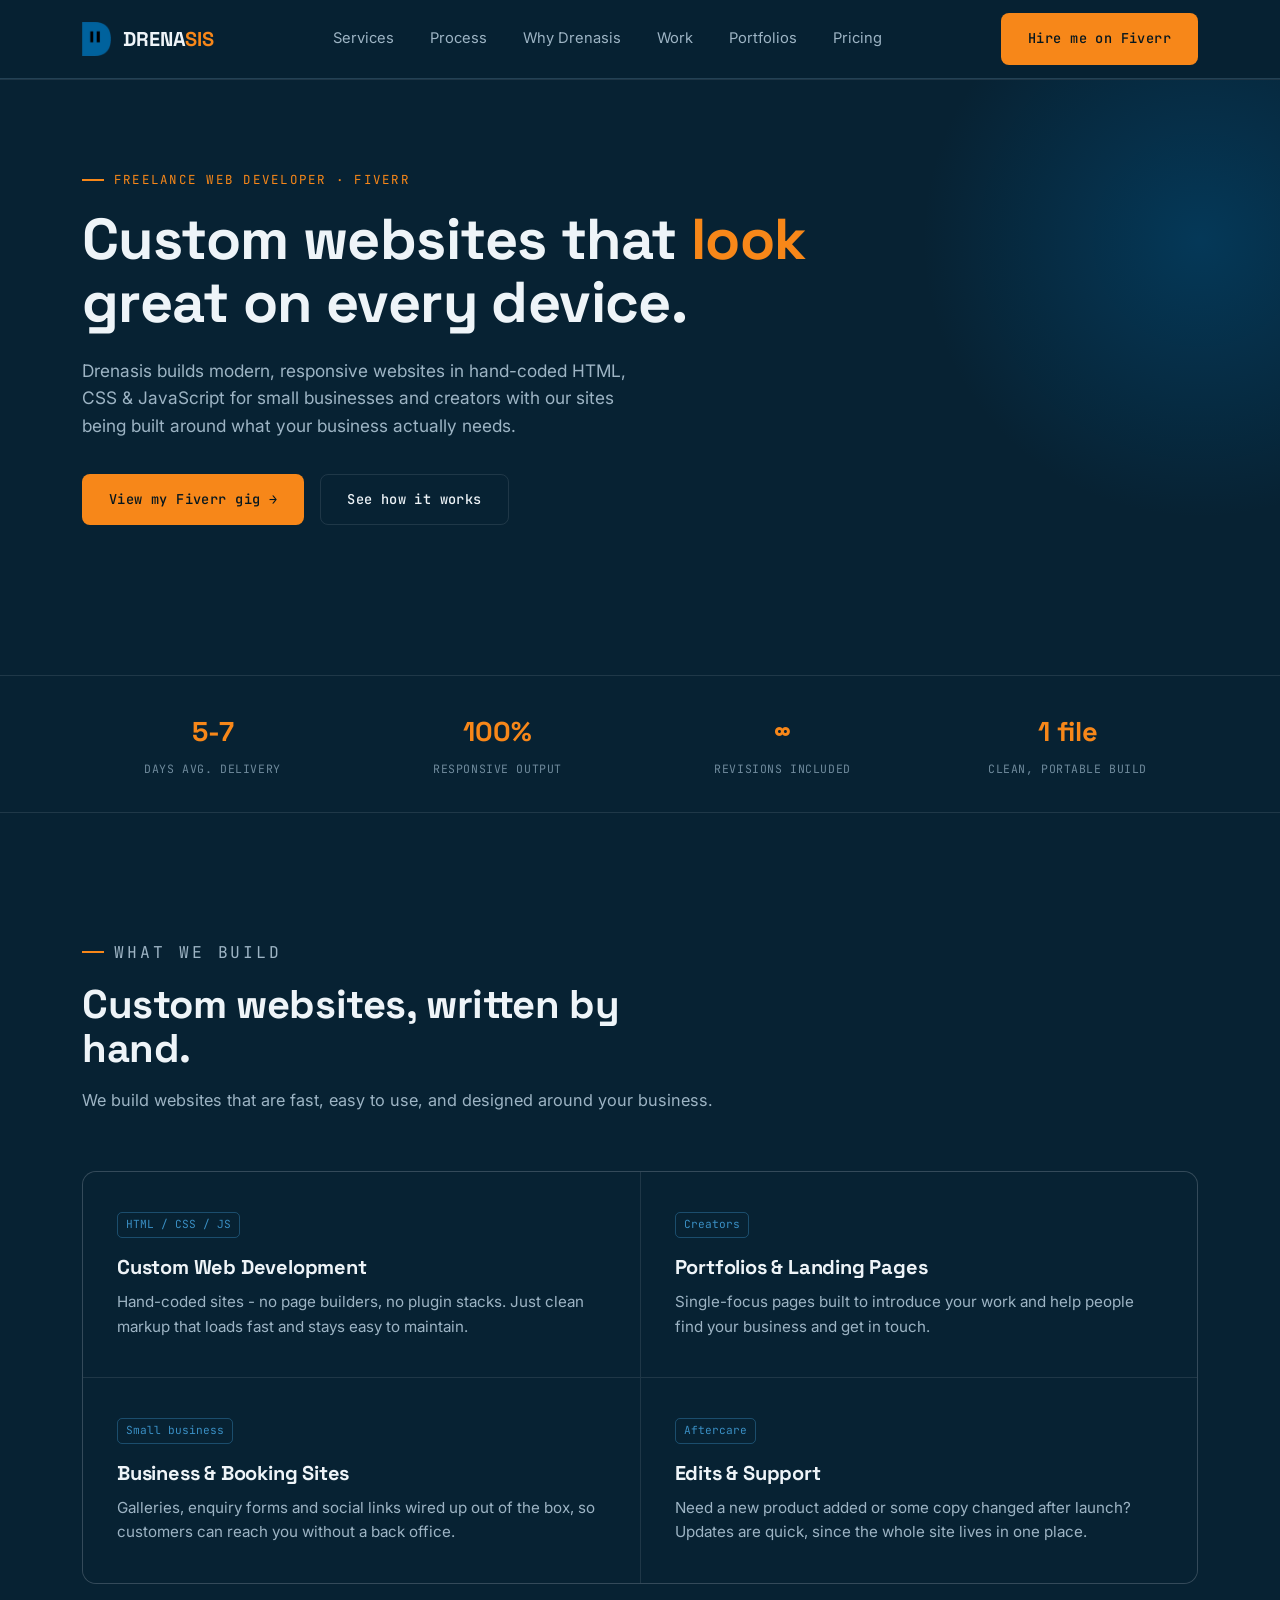
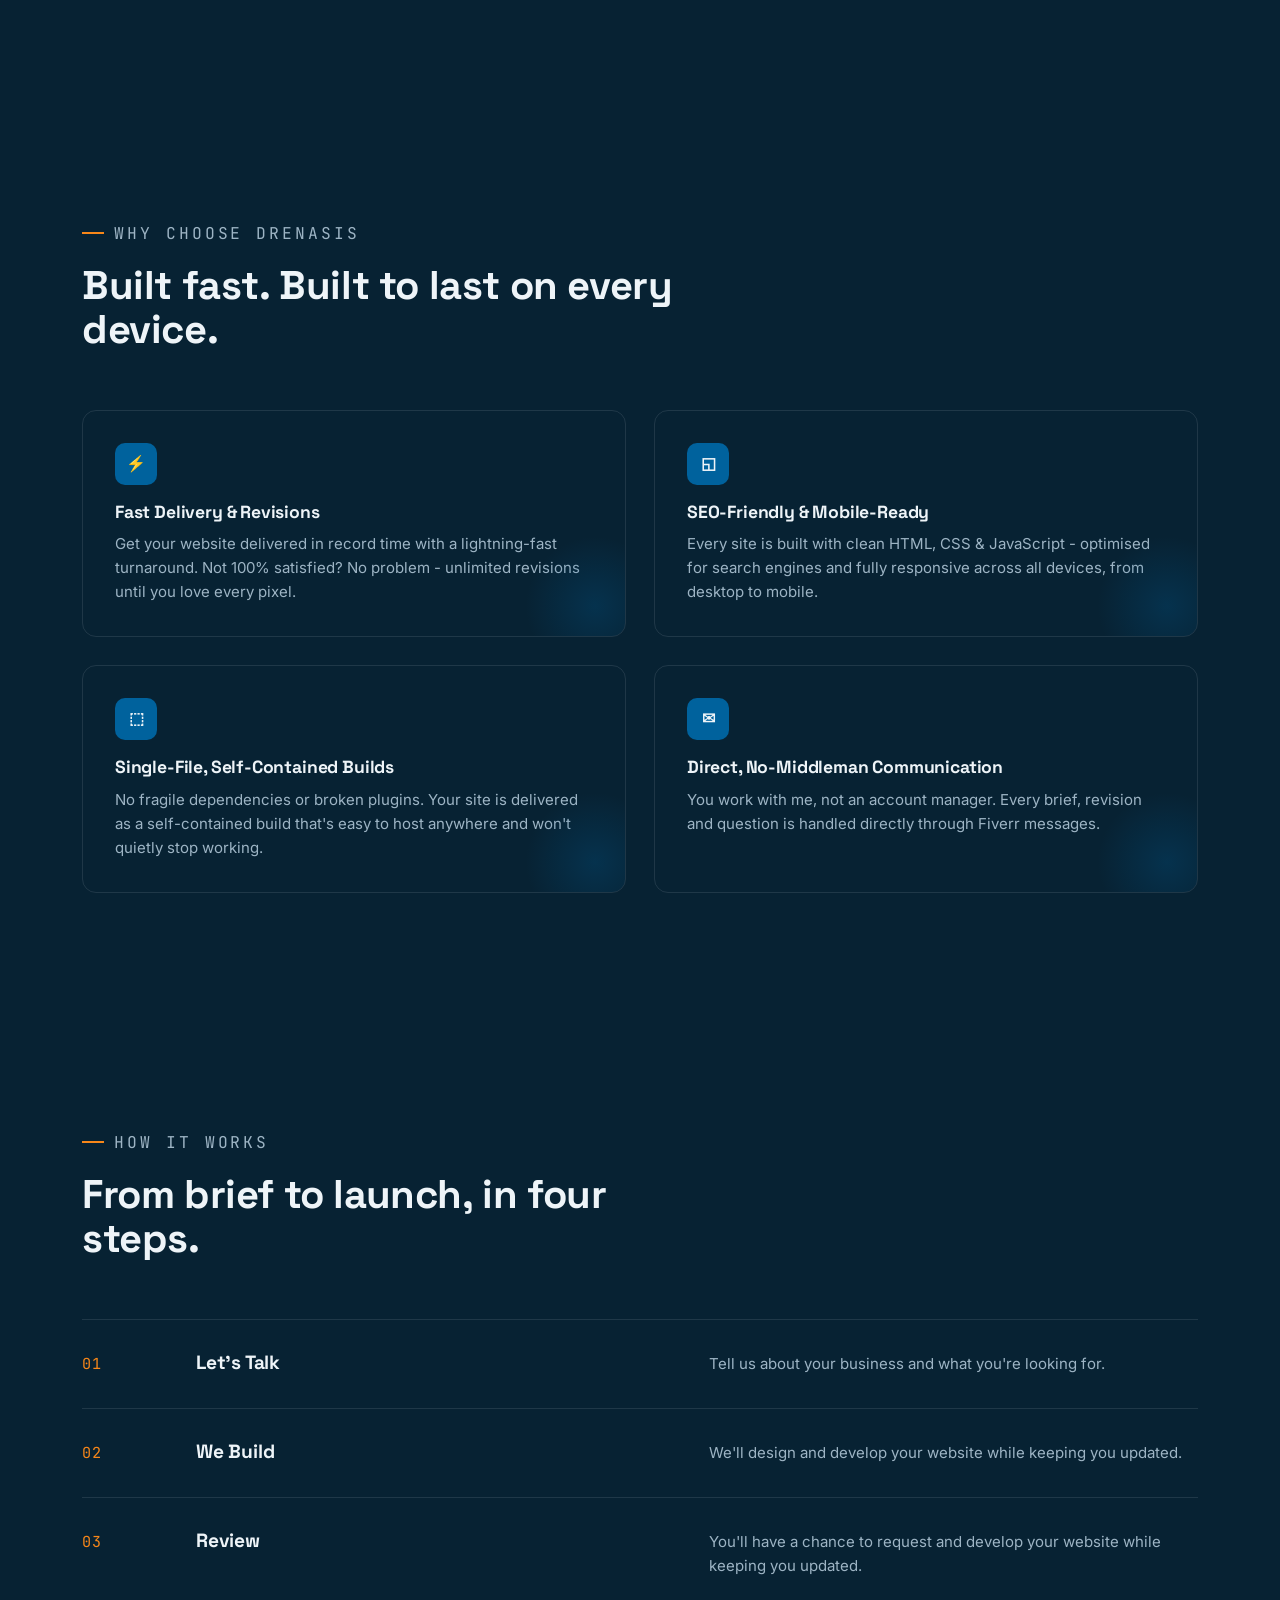
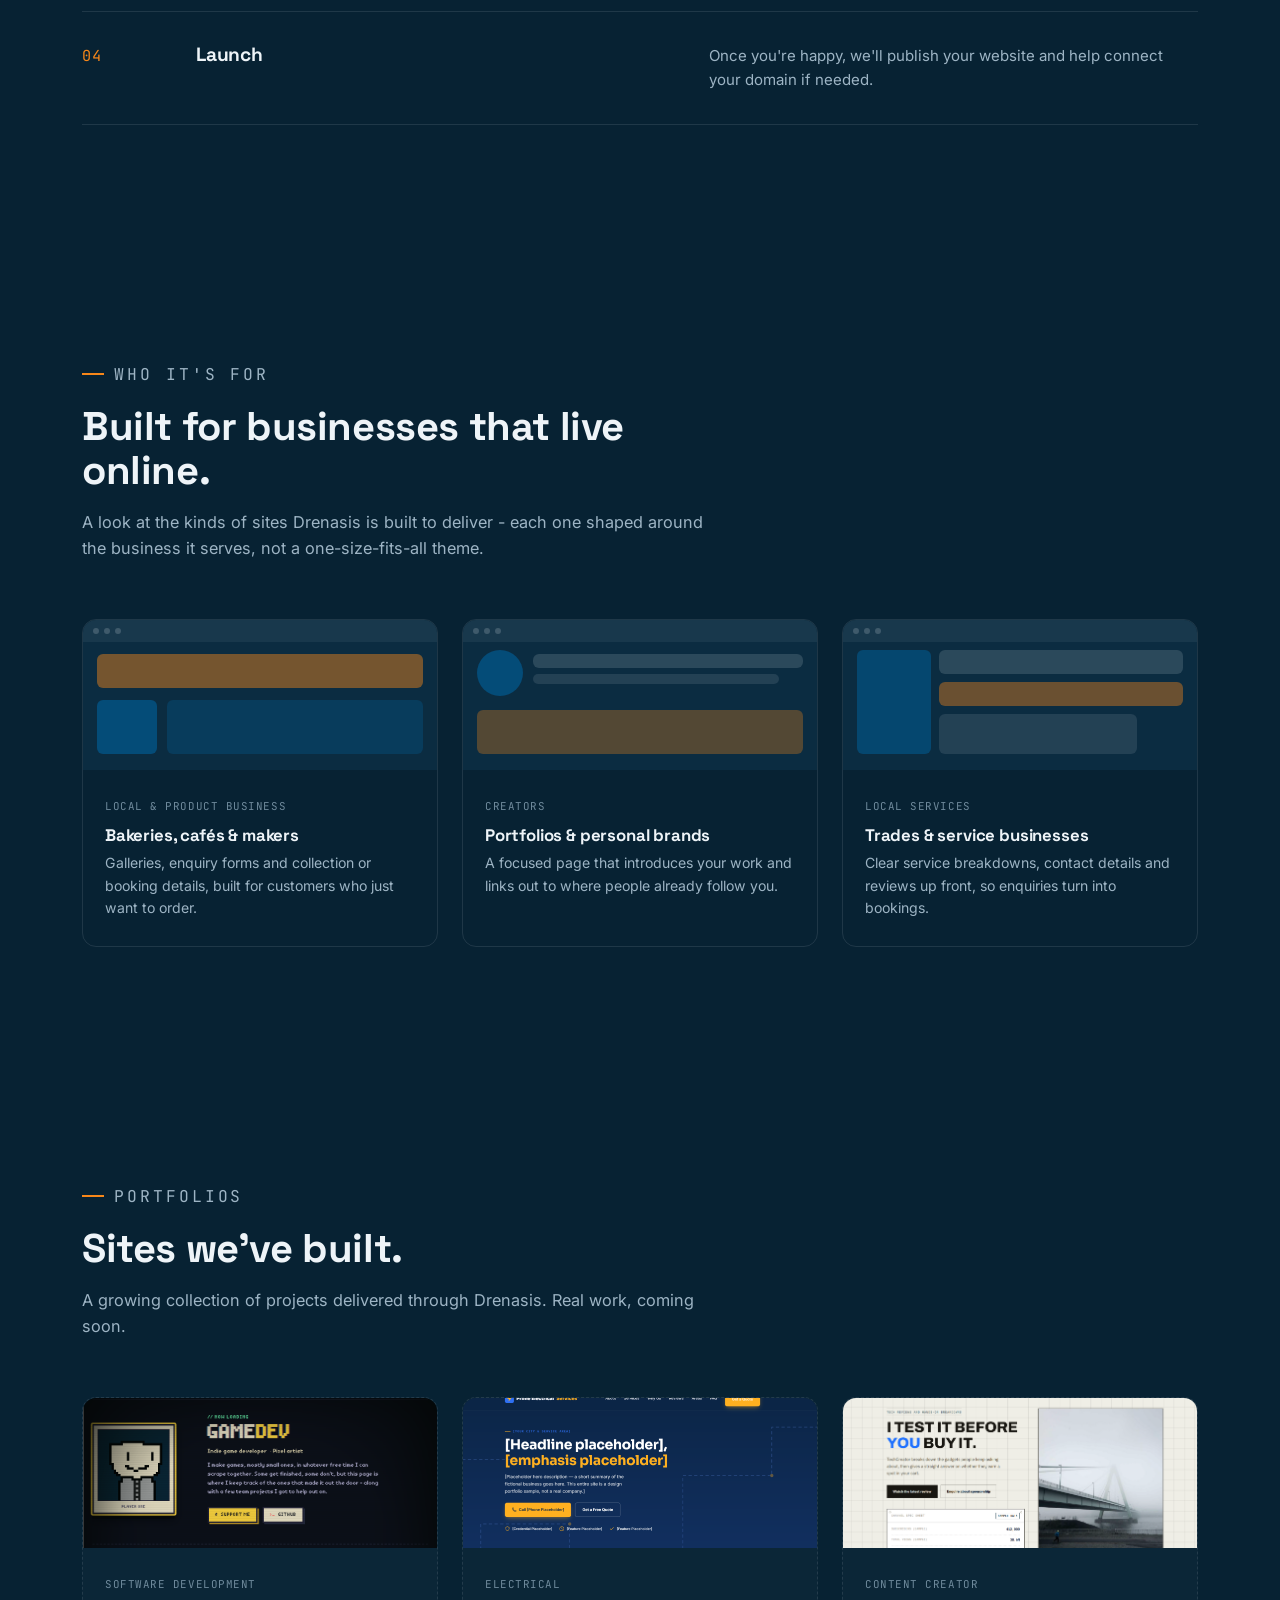
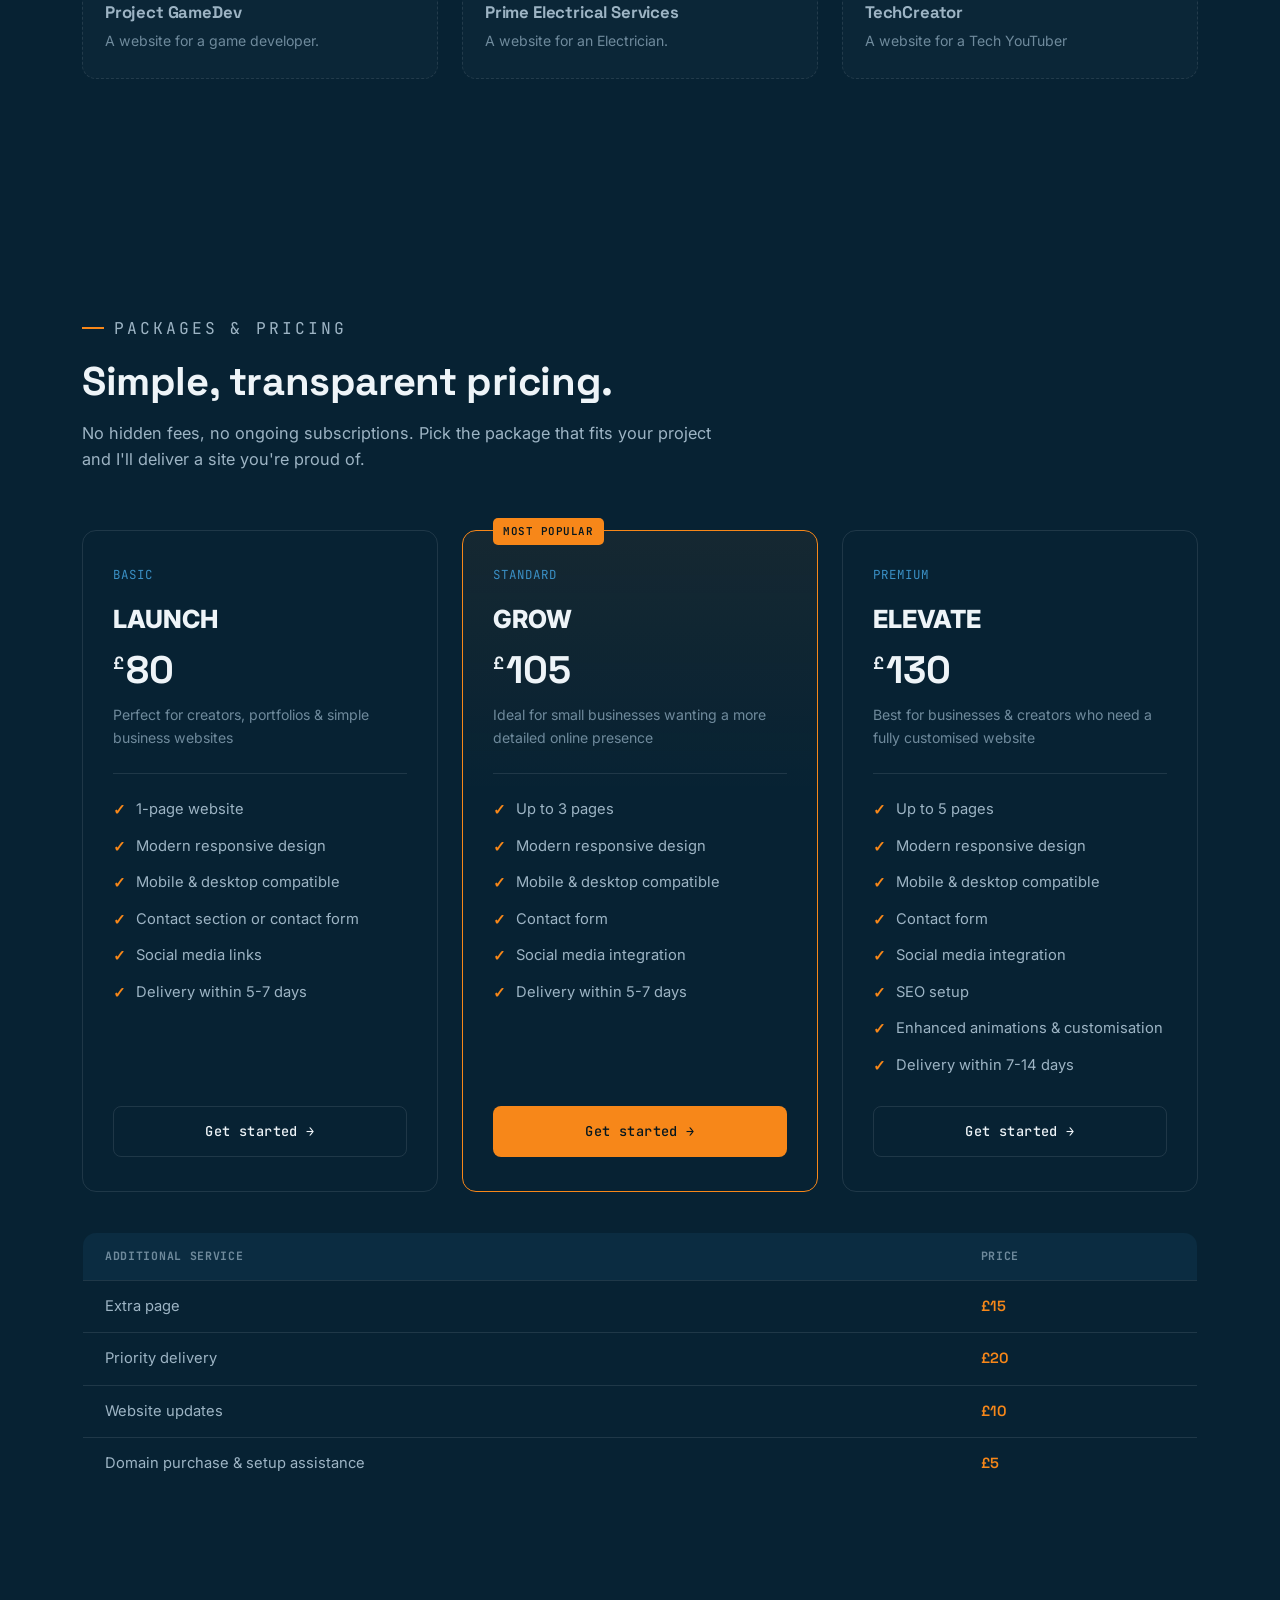
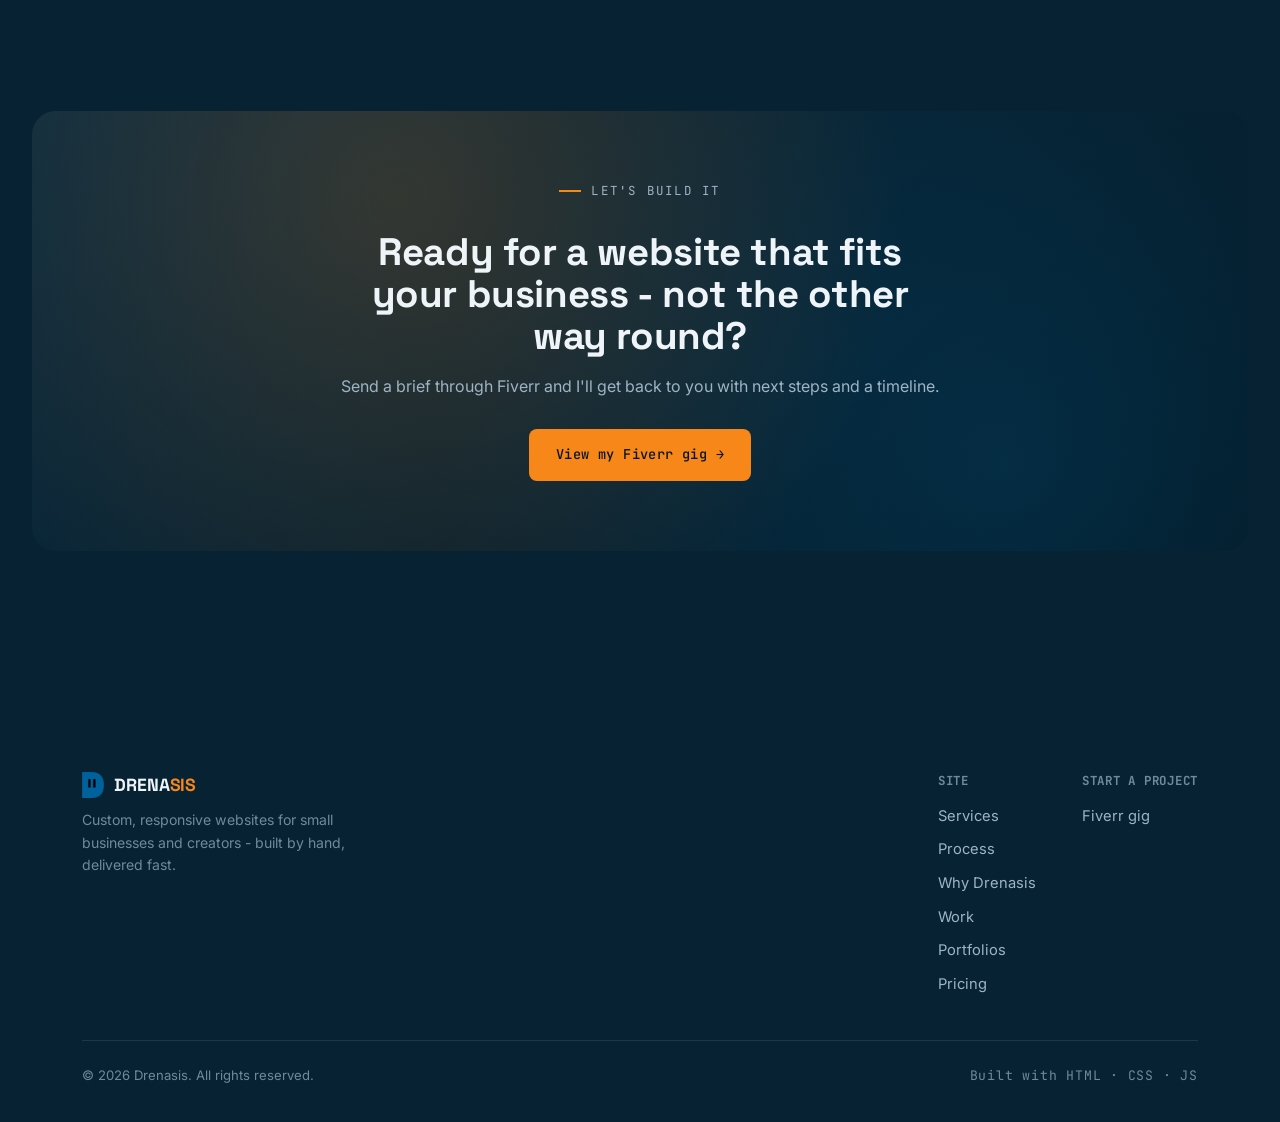
<file: index.html>
<!DOCTYPE html>
<html lang="en">
<head>
<link rel="icon" type="image/x-icon" href="/favicon.ico">
<meta charset="UTF-8">
<meta name="viewport" content="width=device-width, initial-scale=1.0">
<title>Drenasis - Custom Web Development</title>
<link rel="preconnect" href="https://fonts.googleapis.com">
<link rel="preconnect" href="https://fonts.gstatic.com" crossorigin>
<link href="https://fonts.googleapis.com/css2?family=Space+Grotesk:wght@500;600;700&family=Inter:wght@400;500;600;700&family=JetBrains+Mono:wght@400;500;600&display=swap" rel="stylesheet">
<style>
  :root{
    --navy:#072233;
    --navy-deep:#04161f;
    --navy-panel:#0b2c41;
    --blue:#00629d;
    --blue-soft:#3a8fc4;
    --orange:#f78719;
    --orange-soft:#ffae5c;
    --ink:#eef4f8;
    --mute:#9db4c4;
    --mute-dim:#6f8a9c;
    --line: rgba(238,244,248,0.1);
    --radius: 14px;
  }

  *{box-sizing:border-box; margin:0; padding:0;}
  *::before,
  *::after{box-sizing:inherit;}

  html{
    scroll-behavior:smooth;
    width:100%;
    overflow-x:hidden;
  }

  body{
    background:var(--navy);
    color:var(--ink);
    font-family:'Inter', sans-serif;
    line-height:1.6;
    width:100%;
    min-width:0;
    overflow-x:hidden;
  }

  img{max-width:100%; display:block;}

  h1,h2,h3{
    font-family:'Space Grotesk', sans-serif;
    line-height:1.1;
    letter-spacing:-0.01em;
  }

  .mono{
    font-family:'JetBrains Mono', monospace;
    letter-spacing:0.06em;
  }

  .eyebrow{
    font-family:'JetBrains Mono', monospace;
    font-size:0.78rem;
    letter-spacing:0.18em;
    text-transform:uppercase;
    color:var(--orange);
    display:flex;
    align-items:center;
    gap:10px;
    margin-bottom:18px;
  }

  .eyebrow::before{
    content:"";
    width:22px;
    height:2px;
    background:var(--orange);
    display:inline-block;
  }

  .wrap{
    width:100%;
    max-width:1180px;
    margin:0 auto;
    padding:0 32px;
    min-width:0;
  }

  a{color:inherit; text-decoration:none;}

  .btn{
    display:inline-flex;
    align-items:center;
    gap:8px;
    font-family:'JetBrains Mono', monospace;
    font-size:0.85rem;
    font-weight:500;
    letter-spacing:0.03em;
    padding:14px 26px;
    border-radius:8px;
    cursor:pointer;
    border:1px solid transparent;
    transition:transform .25s ease, box-shadow .25s ease, background .25s ease, border-color .25s ease;
  }
  .btn:focus-visible{outline:2px solid var(--orange-soft); outline-offset:3px;}

  .btn-fill{
    background:var(--orange);
    color:var(--navy-deep);
    box-shadow:0 0 0 0 rgba(247,135,25,0.0);
  }
  .btn-fill:hover{transform:translateY(-2px); box-shadow:0 10px 24px -8px rgba(247,135,25,0.55);}

  .btn-outline{
    border-color:var(--line);
    color:var(--ink);
  }
  .btn-outline:hover{border-color:var(--blue-soft); background:rgba(58,143,196,0.08); transform:translateY(-2px);}

  /* ---------- NAV ---------- */
  header{
    position:sticky;
    top:0;
    z-index:50;
    background:rgba(7,34,51,0.82);
    backdrop-filter:blur(10px);
    border-bottom:1px solid var(--line);
  }
  nav.wrap{
    display:flex;
    align-items:center;
    justify-content:space-between;
    height:78px;
    width: 100%;
    
  }
  .brand{
    display:flex;
    align-items:center;
    gap:12px;
  }
  .brand img{height:34px; width:auto;}
  .brand-name{
    font-family:'Space Grotesk', sans-serif;
    font-weight:700;
    font-size:1.25rem;
    letter-spacing:-0.01em;
  }
  .brand-name span{color:var(--orange);}

  .nav-links{
    display:flex;
    align-items:center;
    gap:36px;
    font-size:0.92rem;
    color:var(--mute);
  }
  .nav-links a{transition:color .2s ease;}
  .nav-links a:hover{color:var(--ink);}

  .nav-cta{display:flex; align-items:center; gap:18px;}

  .menu-toggle{
    display:none;
    background:none;
    border:1px solid var(--line);
    border-radius:6px;
    width:40px;
    height:36px;
    color:var(--ink);
    font-size:1.1rem;
    cursor:pointer;
    flex-shrink:0;
  }

  /* ---------- mobile menu ---------- */
  .mobile-menu{
    display:flex;
    flex-direction:column;
    background:var(--navy-panel);
    border-top:1px solid var(--line);
    max-height:0;
    overflow:hidden;
    transition:max-height .3s ease;
  }
  .mobile-menu.open{
    max-height:420px;
  }
  .mobile-menu a{
    padding:16px 32px;
    border-bottom:1px solid var(--line);
    color:var(--mute);
    font-size:0.98rem;
  }
  .mobile-menu a:hover{color:var(--ink);}
  .mobile-menu a.btn{
    margin:16px 32px;
    justify-content:center;
    border-bottom:none;
    padding:14px 26px;
  }

  /* ---------- HERO ---------- */
  .hero{
    padding:90px 0 70px;
    position:relative;
    overflow:hidden;
  }
  .hero::before{
    content:"";
    position:absolute;
    top:-120px; right:-200px;
    width:560px; height:560px;
    background:radial-gradient(circle, rgba(0,98,157,0.35), transparent 70%);
    pointer-events:none;
  }
  .hero-grid{
    display:grid;
    grid-template-columns:minmax(0, 1fr);
    gap:50px;
    position:relative;
  }
  .hero h1{
    font-size:clamp(2.3rem, 5vw, 3.6rem);
    font-weight:700;
    max-width:760px;
  }
  .hero h1 em{
    font-style:normal;
    color:var(--orange);
  }
  .hero p.lead{
    margin-top:22px;
    max-width:560px;
    color:var(--mute);
    font-size:1.08rem;
  }
  .hero-cta{
    margin-top:34px;
    display:flex;
    flex-wrap:wrap;
    gap:16px;
  }


  .stats{
    border-top:1px solid var(--line);
    border-bottom:1px solid var(--line);
    padding:34px 0;
    margin-top:80px;
  }
  .stats .wrap{
    display:grid;
    grid-template-columns:repeat(4, minmax(0, 1fr));
    gap:24px;
  }
  .stat-item{text-align:center;}
  .stat-item .num{
    font-family:'Space Grotesk', sans-serif;
    font-size:1.7rem;
    font-weight:700;
    color:var(--orange);
  }
  .stat-item .desc{
    font-family:'JetBrains Mono', monospace;
    font-size:0.72rem;
    color:var(--mute-dim);
    text-transform:uppercase;
    letter-spacing:0.05em;
    margin-top:6px;
  }

  /* ---------- generic section ---------- */
  section{padding:110px 0;}
  .section-head{
    max-width:640px;
    margin-bottom:58px;
  }
  .section-head h2{
    font-size:clamp(1.8rem, 3.4vw, 2.5rem);
  }
  .section-head p{
    color:var(--mute);
    margin-top:16px;
    font-size:1.02rem;
  }

  /* ---------- services ---------- */
  .services-grid{
    display:grid;
    grid-template-columns:repeat(2, minmax(0, 1fr));
    gap:1px;
    background:var(--line);
    border:1px solid var(--line);
    border-radius:var(--radius);
    overflow:hidden;
  }
  .service-card{
    background:var(--navy);
    padding:38px 34px;
    transition:background .3s ease;
  }
  .service-card:hover{background:var(--navy-panel);}
  .service-tag{
    font-family:'JetBrains Mono', monospace;
    font-size:0.7rem;
    color:var(--blue-soft);
    border:1px solid rgba(58,143,196,0.4);
    border-radius:5px;
    padding:3px 8px;
    display:inline-block;
    margin-bottom:18px;
  }
  .service-card h3{
    font-size:1.25rem;
    margin-bottom:12px;
  }
  .service-card p{
    color:var(--mute);
    font-size:0.95rem;
  }

  /* ---------- why ---------- */
  .why-grid{
    display:grid;
    grid-template-columns:repeat(2, minmax(0, 1fr));
    gap:28px;
  }
  .why-card{
    border:1px solid var(--line);
    border-radius:var(--radius);
    padding:32px;
    position:relative;
    overflow:hidden;
  }
  .why-card::after{
    content:"";
    position:absolute;
    bottom:-40px; right:-40px;
    width:140px; height:140px;
    border-radius:50%;
    background:radial-gradient(circle, rgba(0,98,157,0.25), transparent 70%);
  }
  .why-card .why-icon{
    width:42px; height:42px;
    border-radius:10px;
    background:var(--blue);
    display:flex;
    align-items:center;
    justify-content:center;
    font-family:'Space Grotesk', sans-serif;
    font-weight:700;
    margin-bottom:18px;
  }
  .why-card h3{font-size:1.1rem; margin-bottom:10px;}
  .why-card p{color:var(--mute); font-size:0.94rem;}

  /* ---------- process ---------- */
  .process-list{
    border-top:1px solid var(--line);
  }
  .process-item{
    display:grid;
    grid-template-columns:90px minmax(0, 1fr) minmax(0, 1fr);
    gap:24px;
    align-items:start;
    padding:32px 0;
    border-bottom:1px solid var(--line);
  }
  .process-num{
    font-family:'JetBrains Mono', monospace;
    color:var(--orange);
    font-size:0.95rem;
  }
  .process-item h3{font-size:1.2rem;}
  .process-item p{color:var(--mute); font-size:0.94rem;}

  /* ---------- built for ---------- */
  .builtfor-grid{
    display:grid;
    grid-template-columns:repeat(3, minmax(0, 1fr));
    gap:24px;
  }
  .bf-card{
    border-radius:var(--radius);
    border:1px solid var(--line);
    overflow:hidden;
  }
  .bf-visual{
    height:150px;
    position:relative;
    background:var(--navy-panel);
  }
  .bf-visual .bf-bar{
    position:absolute; top:0; left:0; right:0; height:22px;
    background:rgba(238,244,248,0.06);
    display:flex; align-items:center; gap:5px; padding:0 10px;
  }
  .bf-visual .bf-bar span{width:6px; height:6px; border-radius:50%; background:rgba(238,244,248,0.18);}
  .bf-visual .bf-block{
    position:absolute;
    border-radius:6px;
  }
  .bf-card:nth-child(1) .bf-visual .bf-block.a{top:34px; left:14px; right:14px; height:34px; background:rgba(247,135,25,0.45);}
  .bf-card:nth-child(1) .bf-visual .bf-block.b{top:80px; left:14px; width:60px; bottom:16px; background:rgba(0,98,157,0.6);}
  .bf-card:nth-child(1) .bf-visual .bf-block.c{top:80px; left:84px; right:14px; bottom:16px; background:rgba(0,98,157,0.3);}

  .bf-card:nth-child(2) .bf-visual .bf-block.a{top:30px; left:14px; width:46px; height:46px; border-radius:50%; background:rgba(0,98,157,0.6);}
  .bf-card:nth-child(2) .bf-visual .bf-block.b{top:34px; left:70px; right:14px; height:14px; background:rgba(238,244,248,0.14);}
  .bf-card:nth-child(2) .bf-visual .bf-block.c{top:54px; left:70px; right:38px; height:10px; background:rgba(238,244,248,0.1);}
  .bf-card:nth-child(2) .bf-visual .bf-block.d{top:90px; left:14px; right:14px; bottom:16px; background:rgba(247,135,25,0.3);}

  .bf-card:nth-child(3) .bf-visual .bf-block.a{top:30px; left:14px; width:74px; bottom:16px; background:rgba(0,98,157,0.5);}
  .bf-card:nth-child(3) .bf-visual .bf-block.b{top:30px; left:96px; right:14px; height:24px; background:rgba(238,244,248,0.14);}
  .bf-card:nth-child(3) .bf-visual .bf-block.c{top:62px; left:96px; right:14px; height:24px; background:rgba(247,135,25,0.4);}
  .bf-card:nth-child(3) .bf-visual .bf-block.d{top:94px; left:96px; right:60px; bottom:16px; background:rgba(238,244,248,0.1);}

  .bf-text{padding:22px 22px 26px;}
  .bf-text .tag{font-family:'JetBrains Mono', monospace; font-size:0.68rem; color:var(--mute-dim); text-transform:uppercase; letter-spacing:0.05em;}
  .bf-text h3{font-size:1.05rem; margin-top:8px; margin-bottom:8px;}
  .bf-text p{color:var(--mute); font-size:0.88rem;}

  /* ---------- portfolio ---------- */
  .portfolio-grid{
    display:grid;
    grid-template-columns:repeat(3, minmax(0, 1fr));
    gap:24px;
  }
  .pf-card{
    border-radius:var(--radius);
    border:1px dashed var(--line);
    overflow:hidden;
    background:rgba(238,244,248,0.02);
    transition:border-color .2s ease, background .2s ease;
  }
  .pf-card:hover{
    border-color:rgba(247,135,25,0.4);
    background:rgba(238,244,248,0.035);
  }
  .pf-thumb{
    height:150px;
    position:relative;
    background:var(--navy-panel);
    display:flex;
    align-items:center;
    justify-content:center;
  }
  .pf-thumb svg{width:34px; height:34px; opacity:0.35;}
  .pf-text{padding:22px 22px 26px;}
  .pf-text .tag{font-family:'JetBrains Mono', monospace; font-size:0.68rem; color:var(--mute-dim); text-transform:uppercase; letter-spacing:0.05em;}
  .pf-text h3{font-size:1.05rem; margin-top:8px; margin-bottom:8px; color:var(--mute);}
  .pf-text p{color:var(--mute-dim); font-size:0.88rem;}

  /* ---------- pricing ---------- */
  .pricing-grid{
    display:grid;
    grid-template-columns:repeat(3, minmax(0, 1fr));
    gap:24px;
  }
  .price-card{
    border:1px solid var(--line);
    border-radius:var(--radius);
    padding:34px 30px;
    display:flex;
    flex-direction:column;
    position:relative;
  }
  .price-card.featured{
    border-color:var(--orange);
    background:linear-gradient(180deg, rgba(247,135,25,0.06), transparent 40%);
  }
  .price-badge{
    position:absolute;
    top:-13px;
    left:30px;
    background:var(--orange);
    color:var(--navy-deep);
    font-family:'JetBrains Mono', monospace;
    font-size:0.68rem;
    font-weight:600;
    letter-spacing:0.05em;
    text-transform:uppercase;
    padding:5px 10px;
    border-radius:5px;
  }
  .price-tier{
    font-family:'JetBrains Mono', monospace;
    font-size:0.78rem;
    color:var(--blue-soft);
    text-transform:uppercase;
    letter-spacing:0.08em;
    margin-bottom:14px;
  }
  .price-amount{
    font-family:'Space Grotesk', sans-serif;
    font-size:2.4rem;
    font-weight:700;
    margin-bottom:4px;
  }
  .price-amount sup{
    font-size:1.1rem;
    font-weight:600;
    margin-right:2px;
    top:-0.9em;
  }
  .price-scope{
    color:var(--mute-dim);
    font-size:0.88rem;
    margin-bottom:24px;
    padding-bottom:24px;
    border-bottom:1px solid var(--line);
  }
  .price-features{
    list-style:none;
    display:flex;
    flex-direction:column;
    gap:13px;
    margin-bottom:28px;
    flex-grow:1;
  }
  .price-features li{
    display:flex;
    align-items:flex-start;
    gap:10px;
    font-size:0.92rem;
    color:var(--mute);
  }
  .price-features li::before{
    content:"✓";
    color:var(--orange);
    font-family:'JetBrains Mono', monospace;
    font-weight:600;
    flex-shrink:0;
  }
  .price-card .btn{
    justify-content:center;
    width:100%;
  }

  .extras-table{
    width:100%;
    max-width:100%;
    border-collapse:collapse;
    margin-top:40px;
    border:1px solid var(--line);
    border-radius:var(--radius);
    overflow:hidden;
  }
  .extras-table thead tr{
    background:var(--navy-panel);
    border-bottom:1px solid var(--line);
  }
  .extras-table th{
    font-family:'JetBrains Mono', monospace;
    font-size:0.72rem;
    text-transform:uppercase;
    letter-spacing:0.06em;
    color:var(--mute-dim);
    padding:14px 22px;
    text-align:left;
  }
  .extras-table td{
    padding:14px 22px;
    font-size:0.92rem;
    color:var(--mute);
    border-top:1px solid var(--line);
  }
  .extras-table td:last-child{
    color:var(--orange);
    font-family:'Space Grotesk', sans-serif;
    font-weight:600;
    white-space:nowrap;
  }
  .extras-table tbody tr:hover td{
    background:var(--navy-panel);
  }
  @media (max-width: 920px){
    .pricing-grid{grid-template-columns:1fr;}
  }

  /* ---------- cta ---------- */
  .cta-section{
    background:linear-gradient(135deg, var(--navy-panel), var(--navy-deep));
    border-radius:24px;
    margin:0 32px;
    padding:70px 50px;
    text-align:center;
    position:relative;
    overflow:hidden;
  }
  .cta-section::before{
    content:"";
    position:absolute;
    inset:0;
    background:radial-gradient(circle at 30% 20%, rgba(247,135,25,0.18), transparent 55%),
               radial-gradient(circle at 80% 80%, rgba(0,98,157,0.25), transparent 55%);
  }
  .cta-inner{position:relative; max-width:600px; margin:0 auto;}
  .cta-section h2{font-size:clamp(1.7rem, 3.6vw, 2.4rem); margin-bottom:16px;}
  .cta-section p{color:var(--mute); margin-bottom:30px;}
  .cta-btns{display:flex; gap:16px; justify-content:center; flex-wrap:wrap;}

  /* ---------- footer ---------- */
  footer{
    padding:50px 0 36px;
    margin-top:60px;
  }
  .footer-top{
    display:flex;
    justify-content:space-between;
    align-items:flex-start;
    flex-wrap:wrap;
    gap:30px;
    padding-bottom:34px;
    border-bottom:1px solid var(--line);
  }
  .footer-brand{display:flex; align-items:center; gap:10px;}
  .footer-brand img{height:26px;}
  .footer-tagline{color:var(--mute-dim); font-size:0.88rem; margin-top:10px; max-width:280px;}
  .footer-links{display:flex; gap:46px; flex-wrap:wrap;}
  .footer-col h4{font-size:0.78rem; color:var(--mute-dim); text-transform:uppercase; letter-spacing:0.06em; margin-bottom:14px; font-family:'JetBrains Mono', monospace;}
  .footer-col a{display:block; color:var(--mute); font-size:0.92rem; margin-bottom:10px; transition:color .2s ease;}
  .footer-col a:hover{color:var(--ink);}
  .footer-bottom{
    display:flex;
    justify-content:space-between;
    align-items:center;
    flex-wrap:wrap;
    gap:12px;
    padding-top:24px;
    color:var(--mute-dim);
    font-size:0.82rem;
  }

  /* ---------- reveal animation ---------- */
  .reveal{
    opacity:0;
    transform:translateY(22px);
    transition:opacity .7s ease, transform .7s ease;
  }
  .reveal.visible{opacity:1; transform:translateY(0);}

  /* ---------- responsive ---------- */
  @media (max-width: 920px){
    .services-grid{grid-template-columns:1fr;}
    .why-grid{grid-template-columns:1fr;}
    .builtfor-grid{grid-template-columns:1fr;}
    .portfolio-grid{grid-template-columns:1fr;}
    .stats .wrap{grid-template-columns:repeat(2, minmax(0, 1fr));}
    .process-item{grid-template-columns:50px minmax(0, 1fr); }
    .process-item p{grid-column:2 / 3;}
    .hero-grid{gap:40px;}
  }

  @media (max-width: 760px){
    .wrap{padding:0 22px;}
    nav.wrap{height:66px;}
    .nav-links{display:none;}
    .nav-cta .btn{display:none;}
    .menu-toggle{display:block;}
    .mobile-menu{display:flex;}
    .hero{padding:50px 0 40px;}
    .hero-cta{gap:12px;}
    .hero-cta .btn{flex:1 1 auto; justify-content:center;}
    .stats{margin-top:50px; padding:26px 0;}
    section{padding:64px 0;}
    .section-head{margin-bottom:38px;}
    .service-card{padding:28px 24px;}
    .why-card{padding:26px 22px;}
    .process-item{padding:24px 0;}
    .builtfor-grid{gap:18px;}
    .portfolio-grid{gap:18px;}
    .price-card{padding:28px 24px;}
    .pricing-grid{gap:18px;}
    .extras-table{font-size:0.9rem;}
    .extras-table th, .extras-table td{padding:12px 14px;}
    .cta-section{margin:0 16px; padding:44px 24px;}
    .cta-btns{flex-direction:column; align-items:stretch;}
    .cta-btns .btn{justify-content:center;}
    footer{padding:40px 0 28px;}
    .footer-top{gap:26px;}
    .footer-links{gap:32px;}
  }

  @media (max-width: 480px){
    .wrap{padding:0 18px;}
    .brand-name{font-size:1.05rem;}
    .hero h1{font-size:clamp(1.9rem, 8vw, 2.4rem);}
    .hero p.lead{font-size:1rem;}
    .eyebrow{font-size:0.7rem;}
    .stats .wrap{grid-template-columns:repeat(2, minmax(0, 1fr)); gap:18px;}
    .stat-item .num{font-size:1.4rem;}
    .section-head h2{font-size:1.5rem;}
    .process-item{grid-template-columns:1fr; gap:8px;}
    .process-item p{grid-column:1 / 2;}
    .price-amount{font-size:2rem;}
    .extras-table,
    .extras-table thead,
    .extras-table tbody,
    .extras-table tr,
    .extras-table th,
    .extras-table td{display:block;}
    .extras-table{overflow:hidden; white-space:normal;}
    .extras-table thead{display:none;}
    .extras-table tr{border-top:1px solid var(--line);}
    .extras-table tbody tr:first-child{border-top:none;}
    .extras-table td{
      display:flex;
      justify-content:space-between;
      gap:18px;
      border-top:none;
    }
    .extras-table td::before{
      color:var(--mute-dim);
      content:"Item";
      flex-shrink:0;
      font-family:'JetBrains Mono', monospace;
      font-size:0.68rem;
      letter-spacing:0.06em;
      text-transform:uppercase;
    }
    .extras-table td:last-child::before{content:"Price";}
    .hero-cta .btn{flex-basis:100%;}
    .footer-links{gap:26px 34px;}
    .footer-bottom{flex-direction:column; align-items:flex-start; gap:6px;}
  }
</style>
</head>
<body>

<header>
  <nav class="wrap">
    <a href="#top" class="brand">
      <img src="[data-uri]" alt="Drenasis logo">
      <span class="brand-name">DRENA<span>SIS</span></span>
    </a>
    <div class="nav-links">
      <a href="#services">Services</a>
      <a href="#process">Process</a>
      <a href="#why">Why Drenasis</a>
      <a href="#built-for">Work</a>
      <a href="#portfolio">Portfolios</a>
      <a href="#pricing">Pricing</a>
    </div>
    <div class="nav-cta">
      <a href="#contact" class="btn btn-fill">Hire me on Fiverr</a>
      <button class="menu-toggle" id="menuToggle" aria-label="Toggle menu" aria-expanded="false" aria-controls="mobileMenu">☰</button>
    </div>
  </nav>
  <div class="mobile-menu" id="mobileMenu">
    <a href="#services">Services</a>
    <a href="#process">Process</a>
    <a href="#why">Why Drenasis</a>
    <a href="#built-for">Work</a>
    <a href="#portfolio">Portfolios</a>
    <a href="#pricing">Pricing</a>
    <a href="#contact" class="btn btn-fill">Hire me on Fiverr</a>
  </div>
</header>

<main id="top">

  <section class="hero">
    <div class="wrap hero-grid">
      <div>
        <p class="eyebrow">Freelance web developer · Fiverr</p>
        <h1>Custom websites that <em>look</em> great on every device.</h1>
        <p class="lead">Drenasis builds modern, responsive websites in hand-coded HTML, CSS &amp; JavaScript for small businesses and creators with our sites being built around what your business actually needs.</p>
        <div class="hero-cta">
          <a href="#contact" class="btn btn-fill">View my Fiverr gig →</a>
          <a href="#process" class="btn btn-outline">See how it works</a>
        </div>
      </div>
    </div>
  </section>

  <div class="stats">
    <div class="wrap">
      <div class="stat-item">
        <div class="num">5-7</div>
        <div class="desc">days avg. delivery</div>
      </div>
      <div class="stat-item">
        <div class="num">100%</div>
        <div class="desc">responsive output</div>
      </div>
      <div class="stat-item">
        <div class="num">∞</div>
        <div class="desc">revisions included</div>
      </div>
      <div class="stat-item">
        <div class="num">1 file</div>
        <div class="desc">clean, portable build</div>
      </div>
    </div>
  </div>

  <section id="services">
    <div class="wrap">
      <div class="section-head reveal">
        <p class="eyebrow">What we build</p>
        <h2>Custom websites, written by hand.</h2>
        <p>We build websites that are fast, easy to use, and designed around your business.</p>
      </div>

      <div class="services-grid">
        <div class="service-card reveal">
          <span class="service-tag">HTML / CSS / JS</span>
          <h3>Custom Web Development</h3>
          <p>Hand-coded sites - no page builders, no plugin stacks. Just clean markup that loads fast and stays easy to maintain.</p>
        </div>
        <div class="service-card reveal">
          <span class="service-tag">Creators</span>
          <h3>Portfolios &amp; Landing Pages</h3>
          <p>Single-focus pages built to introduce your work and help people find your business and get in touch.</p>
        </div>
        <div class="service-card reveal">
          <span class="service-tag">Small business</span>
          <h3>Business &amp; Booking Sites</h3>
          <p>Galleries, enquiry forms and social links wired up out of the box, so customers can reach you without a back office.</p>
        </div>
        <div class="service-card reveal">
          <span class="service-tag">Aftercare</span>
          <h3>Edits &amp; Support</h3>
          <p>Need a new product added or some copy changed after launch? Updates are quick, since the whole site lives in one place.</p>
        </div>
      </div>
    </div>
  </section>

  <section id="why">
    <div class="wrap">
      <div class="section-head reveal">
        <p class="eyebrow">Why choose Drenasis</p>
        <h2>Built fast. Built to last on every device.</h2>
      </div>

      <div class="why-grid">
        <div class="why-card reveal">
          <div class="why-icon">⚡</div>
          <h3>Fast Delivery &amp; Revisions</h3>
          <p>Get your website delivered in record time with a lightning-fast turnaround. Not 100% satisfied? No problem - unlimited revisions until you love every pixel.</p>
        </div>
        <div class="why-card reveal">
          <div class="why-icon">◱</div>
          <h3>SEO-Friendly &amp; Mobile-Ready</h3>
          <p>Every site is built with clean HTML, CSS &amp; JavaScript - optimised for search engines and fully responsive across all devices, from desktop to mobile.</p>
        </div>
        <div class="why-card reveal">
          <div class="why-icon">⬚</div>
          <h3>Single-File, Self-Contained Builds</h3>
          <p>No fragile dependencies or broken plugins. Your site is delivered as a self-contained build that's easy to host anywhere and won't quietly stop working.</p>
        </div>
        <div class="why-card reveal">
          <div class="why-icon">✉</div>
          <h3>Direct, No-Middleman Communication</h3>
          <p>You work with me, not an account manager. Every brief, revision and question is handled directly through Fiverr messages.</p>
        </div>
      </div>
    </div>
  </section>

  <section id="process">
    <div class="wrap">
      <div class="section-head reveal">
        <p class="eyebrow">How it works</p>
        <h2>From brief to launch, in four steps.</h2>
      </div>

      <div class="process-list">
        <div class="process-item reveal">
          <div class="process-num mono">01</div>
          <h3>Let's Talk</h3>
          <p>Tell us about your business and what you're looking for.</p>
        </div>
        <div class="process-item reveal">
          <div class="process-num mono">02</div>
          <h3>We Build</h3>
          <p>We'll design and develop your website while keeping you updated.</p>
        </div>
        <div class="process-item reveal">
          <div class="process-num mono">03</div>
          <h3>Review</h3>
          <p>You'll have a chance to request and develop your website while keeping you updated.</p>
        </div>
        <div class="process-item reveal">
          <div class="process-num mono">04</div>
          <h3>Launch</h3>
          <p>Once you're happy, we'll publish your website and help connect your domain if needed.</p>
        </div>
      </div>
    </div>
  </section>

  <section id="built-for">
    <div class="wrap">
      <div class="section-head reveal">
        <p class="eyebrow">Who it's for</p>
        <h2>Built for businesses that live online.</h2>
        <p>A look at the kinds of sites Drenasis is built to deliver - each one shaped around the business it serves, not a one-size-fits-all theme.</p>
      </div>

      <div class="builtfor-grid">
        <div class="bf-card reveal">
          <div class="bf-visual">
            <div class="bf-bar"><span></span><span></span><span></span></div>
            <div class="bf-block a"></div>
            <div class="bf-block b"></div>
            <div class="bf-block c"></div>
          </div>
          <div class="bf-text">
            <span class="tag">Local &amp; product business</span>
            <h3>Bakeries, cafés &amp; makers</h3>
            <p>Galleries, enquiry forms and collection or booking details, built for customers who just want to order.</p>
          </div>
        </div>
        <div class="bf-card reveal">
          <div class="bf-visual">
            <div class="bf-bar"><span></span><span></span><span></span></div>
            <div class="bf-block a"></div>
            <div class="bf-block b"></div>
            <div class="bf-block c"></div>
            <div class="bf-block d"></div>
          </div>
          <div class="bf-text">
            <span class="tag">Creators</span>
            <h3>Portfolios &amp; personal brands</h3>
            <p>A focused page that introduces your work and links out to where people already follow you.</p>
          </div>
        </div>
        <div class="bf-card reveal">
          <div class="bf-visual">
            <div class="bf-bar"><span></span><span></span><span></span></div>
            <div class="bf-block a"></div>
            <div class="bf-block b"></div>
            <div class="bf-block c"></div>
            <div class="bf-block d"></div>
          </div>
          <div class="bf-text">
            <span class="tag">Local services</span>
            <h3>Trades &amp; service businesses</h3>
            <p>Clear service breakdowns, contact details and reviews up front, so enquiries turn into bookings.</p>
          </div>
        </div>
      </div>
    </div>
  </section>

  <section id="portfolio">
    <div class="wrap">
      <div class="section-head reveal">
        <p class="eyebrow">Portfolios</p>
        <h2>Sites we've built.</h2>
        <p>A growing collection of projects delivered through Drenasis. Real work, coming soon.</p>
      </div>

      <div class="portfolio-grid">
        <!--
          PORTFOLIO CARD TEMPLATE - duplicate this block for each project
          and swap the placeholder contents below:

          <div class="pf-card reveal">
            <div class="pf-thumb">
              <img src="path/to/screenshot.jpg" alt="Project name" style="width:100%; height:100%; object-fit:cover;">
            </div>
            <div class="pf-text">
              <span class="tag">Category / industry</span>
              <h3>Project name</h3>
              <p>Short one-line description of the site and what it does.</p>
            </div>
          </div>
        -->
          <a href="https://gamedev-website.pages.dev" target="_blank" rel="noopener noreferrer">
        <div class="pf-card reveal">
          <div class="pf-thumb">
            <img src="gamedev-screenshot.png" style="width:100%; height:100%; object-fit:cover;" alt="Website for Game Developer">
          </div>
          <div class="pf-text">
            <span class="tag">Software Development</span>
            <h3>Project GameDev</h3>
            <p>A website for a game developer.</p>
          </div>
        </div>
          </a>

          <a href="https://prime-es.pages.dev" target="_blank" rel="noopener noreferrer">
        <div class="pf-card reveal">
          <div class="pf-thumb">
            <img src="electrician-screenshot.png" style="width:100%; height:100%; object-fit:cover;" alt="A website for an Electrician">
          </div>
          <div class="pf-text">
            <span class="tag">Electrical</span>
            <h3>Prime Electrical Services</h3>
            <p>A website for an Electrician.</p>
          </div>
        </div>
          </a>
          
          <a href="https://yt-techcreator.pages.dev" target="_blank" rel="noopener noreferrer">
        <div class="pf-card reveal">
            <div class="pf-thumb">
              <img src="techcreator-screenshot.png" alt="Project name" style="width:100%; height:100%; object-fit:cover;">
            </div>
            <div class="pf-text">
              <span class="tag">Content Creator</span>
              <h3>TechCreator</h3>
              <p>A website for a Tech YouTuber</p>
            </div>
        </div>
          </a>

      </div>
    </div>
  </section>

  <section id="pricing">
    <div class="wrap">
      <div class="section-head reveal">
        <p class="eyebrow">Packages &amp; pricing</p>
        <h2>Simple, transparent pricing.</h2>
        <p>No hidden fees, no ongoing subscriptions. Pick the package that fits your project and I'll deliver a site you're proud of.</p>
      </div>

      <div class="pricing-grid">

        <!-- BASIC -->
        <div class="price-card reveal">
          <p class="price-tier">Basic</p>
          <p style="font-weight: 800; font-size: 25px;">LAUNCH</p>
          <div class="price-amount"><sup>£</sup>80</div>
          <p class="price-scope">Perfect for creators, portfolios &amp; simple business websites</p>
          <ul class="price-features">
            <li>1-page website</li>
            <li>Modern responsive design</li>
            <li>Mobile &amp; desktop compatible</li>
            <li>Contact section or contact form</li>
            <li>Social media links</li>
            <li>Delivery within 5-7 days</li>
          </ul>
          <a href="#" class="btn btn-outline">Get started →</a>
        </div>

        <!-- STANDARD -->
        <div class="price-card featured reveal">
          <span class="price-badge">Most popular</span>
          <p class="price-tier">Standard</p>
          <p style="font-weight: 800; font-size: 25px;">GROW</p>
          <div class="price-amount"><sup>£</sup>105</div>
          <p class="price-scope">Ideal for small businesses wanting a more detailed online presence</p>
          <ul class="price-features">
            <li>Up to 3 pages</li>
            <li>Modern responsive design</li>
            <li>Mobile &amp; desktop compatible</li>
            <li>Contact form</li>
            <li>Social media integration</li>
            <li>Delivery within 5-7 days</li>
          </ul>
          <a href="#" class="btn btn-fill">Get started →</a>
        </div>

        <!-- PREMIUM -->
        <div class="price-card reveal">
          <p class="price-tier">Premium</p>
          <p style="font-weight: 800; font-size: 25px;">ELEVATE</p>
          <div class="price-amount"><sup>£</sup>130</div>
          <p class="price-scope">Best for businesses &amp; creators who need a fully customised website</p>
          <ul class="price-features">
            <li>Up to 5 pages</li>
            <li>Modern responsive design</li>
            <li>Mobile &amp; desktop compatible</li>
            <li>Contact form</li>
            <li>Social media integration</li>
            <li>SEO setup</li>
            <li>Enhanced animations &amp; customisation</li>
            <li>Delivery within 7-14 days</li>
          </ul>
          <a href="#" class="btn btn-outline">Get started →</a>
        </div>

      </div>

      <!-- EXTRAS -->
      <table class="extras-table reveal">
        <thead>
          <tr>
            <th>Additional service</th>
            <th>Price</th>
          </tr>
        </thead>
        <tbody>
          <tr>
            <td>Extra page</td>
            <td>£15</td>
          </tr>
          <tr>
            <td>Priority delivery</td>
            <td>£20</td>
          </tr>
          <tr>
            <td>Website updates</td>
            <td>£10</td>
          </tr>
          <tr>
            <td>Domain purchase &amp; setup assistance</td>
            <td>£5</td>
          </tr>
        </tbody>
      </table>

    </div>
  </section>

  <section id="contact">
    <div class="cta-section reveal">
      <div class="cta-inner">
        <p class="eyebrow" style="justify-content:center;">Let's build it</p>
        <h2>Ready for a website that fits your business - not the other way round?</h2>
        <p>Send a brief through Fiverr and I'll get back to you with next steps and a timeline.</p>
        <div class="cta-btns">
          <a href="https://www.fiverr.com/s/o83VNBG" target="_blank" rel="noopener noreferrer" class="btn btn-fill">View my Fiverr gig →</a>
        </div>
      </div>
    </div>
  </section>

</main>

<footer>
  <div class="wrap">
    <div class="footer-top">
      <div>
        <div class="footer-brand">
          <img src="[data-uri]" alt="Drenasis logo">
          <span class="brand-name" style="font-size:1.1rem;">DRENA<span>SIS</span></span>
        </div>
        <p class="footer-tagline">Custom, responsive websites for small businesses and creators - built by hand, delivered fast.</p>
      </div>
      <div class="footer-links">
        <div class="footer-col">
          <h4>Site</h4>
          <a href="#services">Services</a>
          <a href="#process">Process</a>
          <a href="#why">Why Drenasis</a>
          <a href="#built-for">Work</a>
          <a href="#portfolio">Portfolios</a>
          <a href="#pricing">Pricing</a>
        </div>
        <div class="footer-col">
          <h4>Start a project</h4>
          <a href="https://www.fiverr.com/s/o83VNBG" target="_blank" rel="noopener noreferrer">Fiverr gig</a>
        </div>
      </div>
    </div>
    <div class="footer-bottom">
      <span>© 2026 Drenasis. All rights reserved.</span>
      <span class="mono">Built with HTML · CSS · JS</span>
    </div>
  </div>
</footer>

<script>
  // Scroll reveal
  const revealEls = document.querySelectorAll('.reveal');
  const io = new IntersectionObserver((entries) => {
    entries.forEach(entry => {
      if (entry.isIntersecting) {
        entry.target.classList.add('visible');
        io.unobserve(entry.target);
      }
    });
  }, { threshold: 0.15 });
  revealEls.forEach(el => io.observe(el));

  // Mobile menu toggle
  const menuToggle = document.getElementById('menuToggle');
  const mobileMenu = document.getElementById('mobileMenu');

  function closeMenu(){
    mobileMenu.classList.remove('open');
    menuToggle.setAttribute('aria-expanded', 'false');
    menuToggle.textContent = '☰';
  }

  menuToggle.addEventListener('click', () => {
    const isOpen = mobileMenu.classList.toggle('open');
    menuToggle.setAttribute('aria-expanded', String(isOpen));
    menuToggle.textContent = isOpen ? '✕' : '☰';
  });

  mobileMenu.querySelectorAll('a').forEach(link => {
    link.addEventListener('click', closeMenu);
  });

  window.addEventListener('resize', () => {
    if (window.innerWidth > 760) closeMenu();
  });
</script>

</body>
</html>
</file>
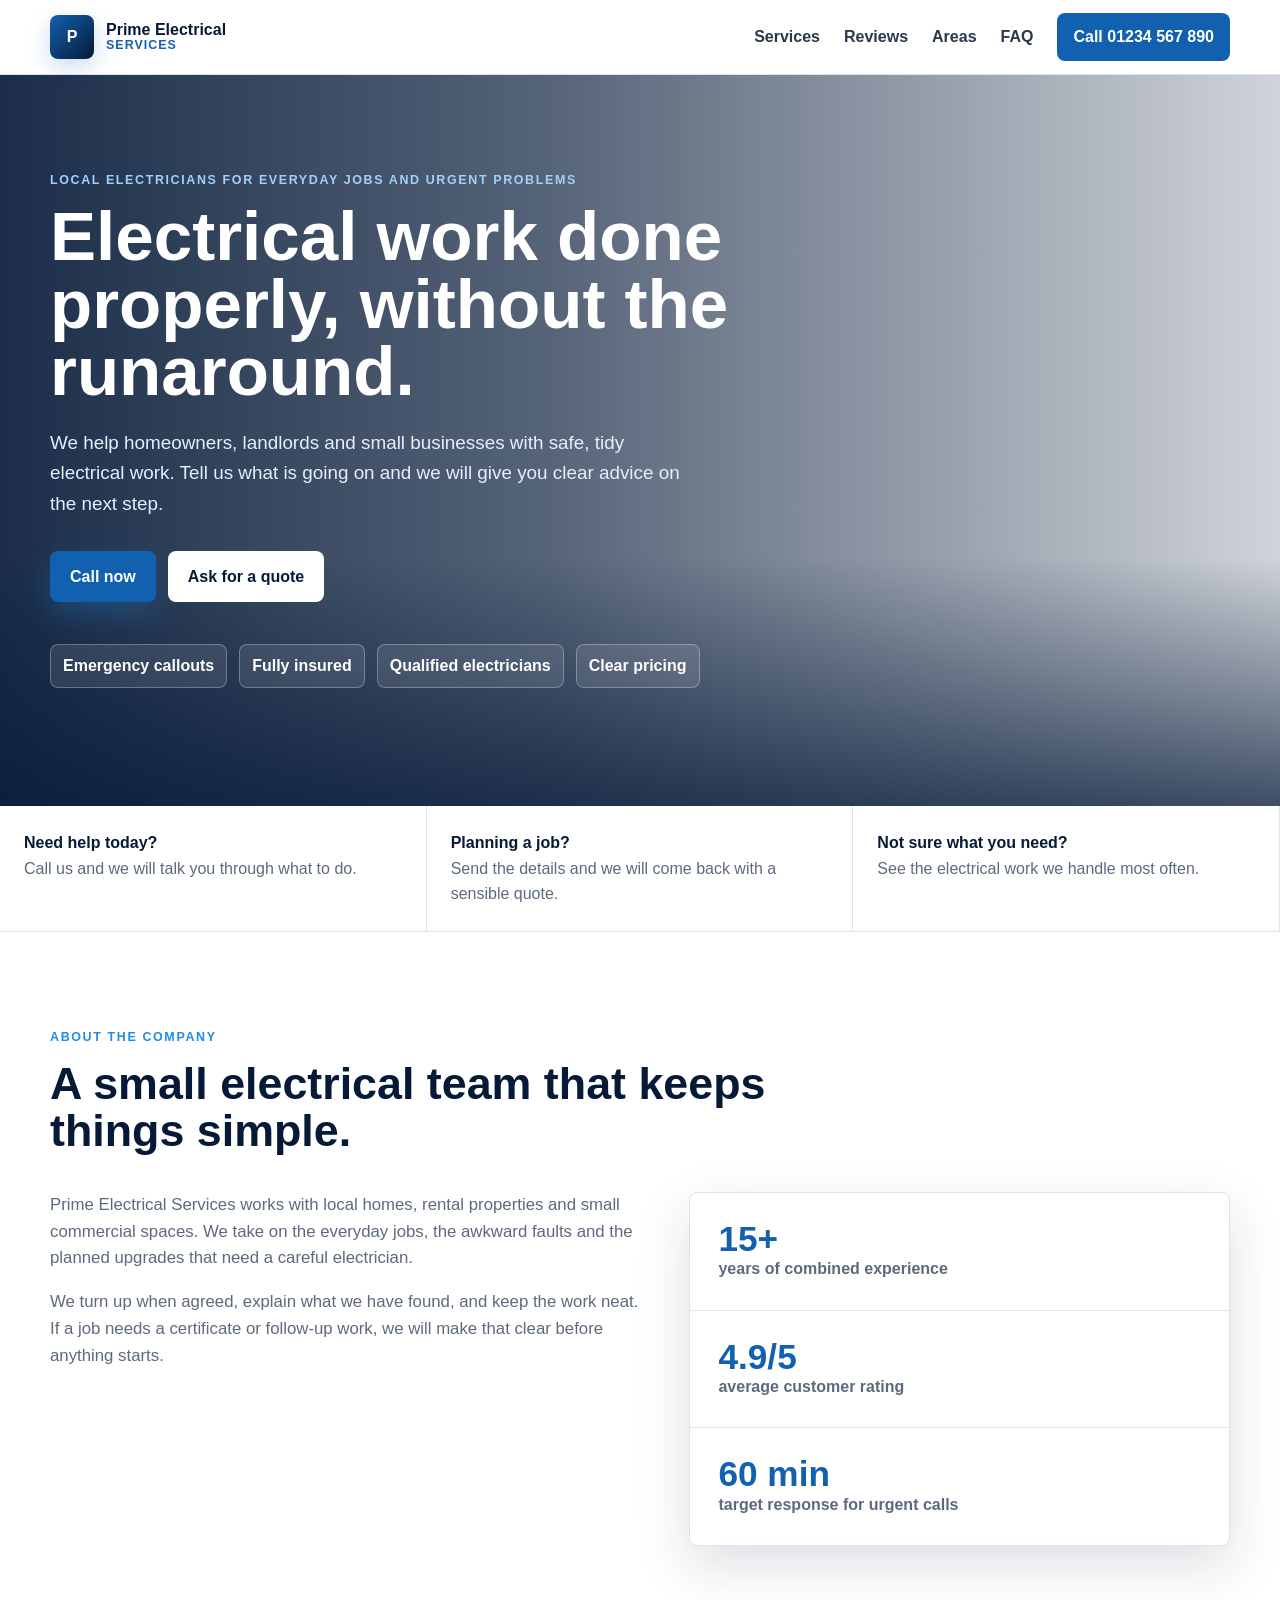
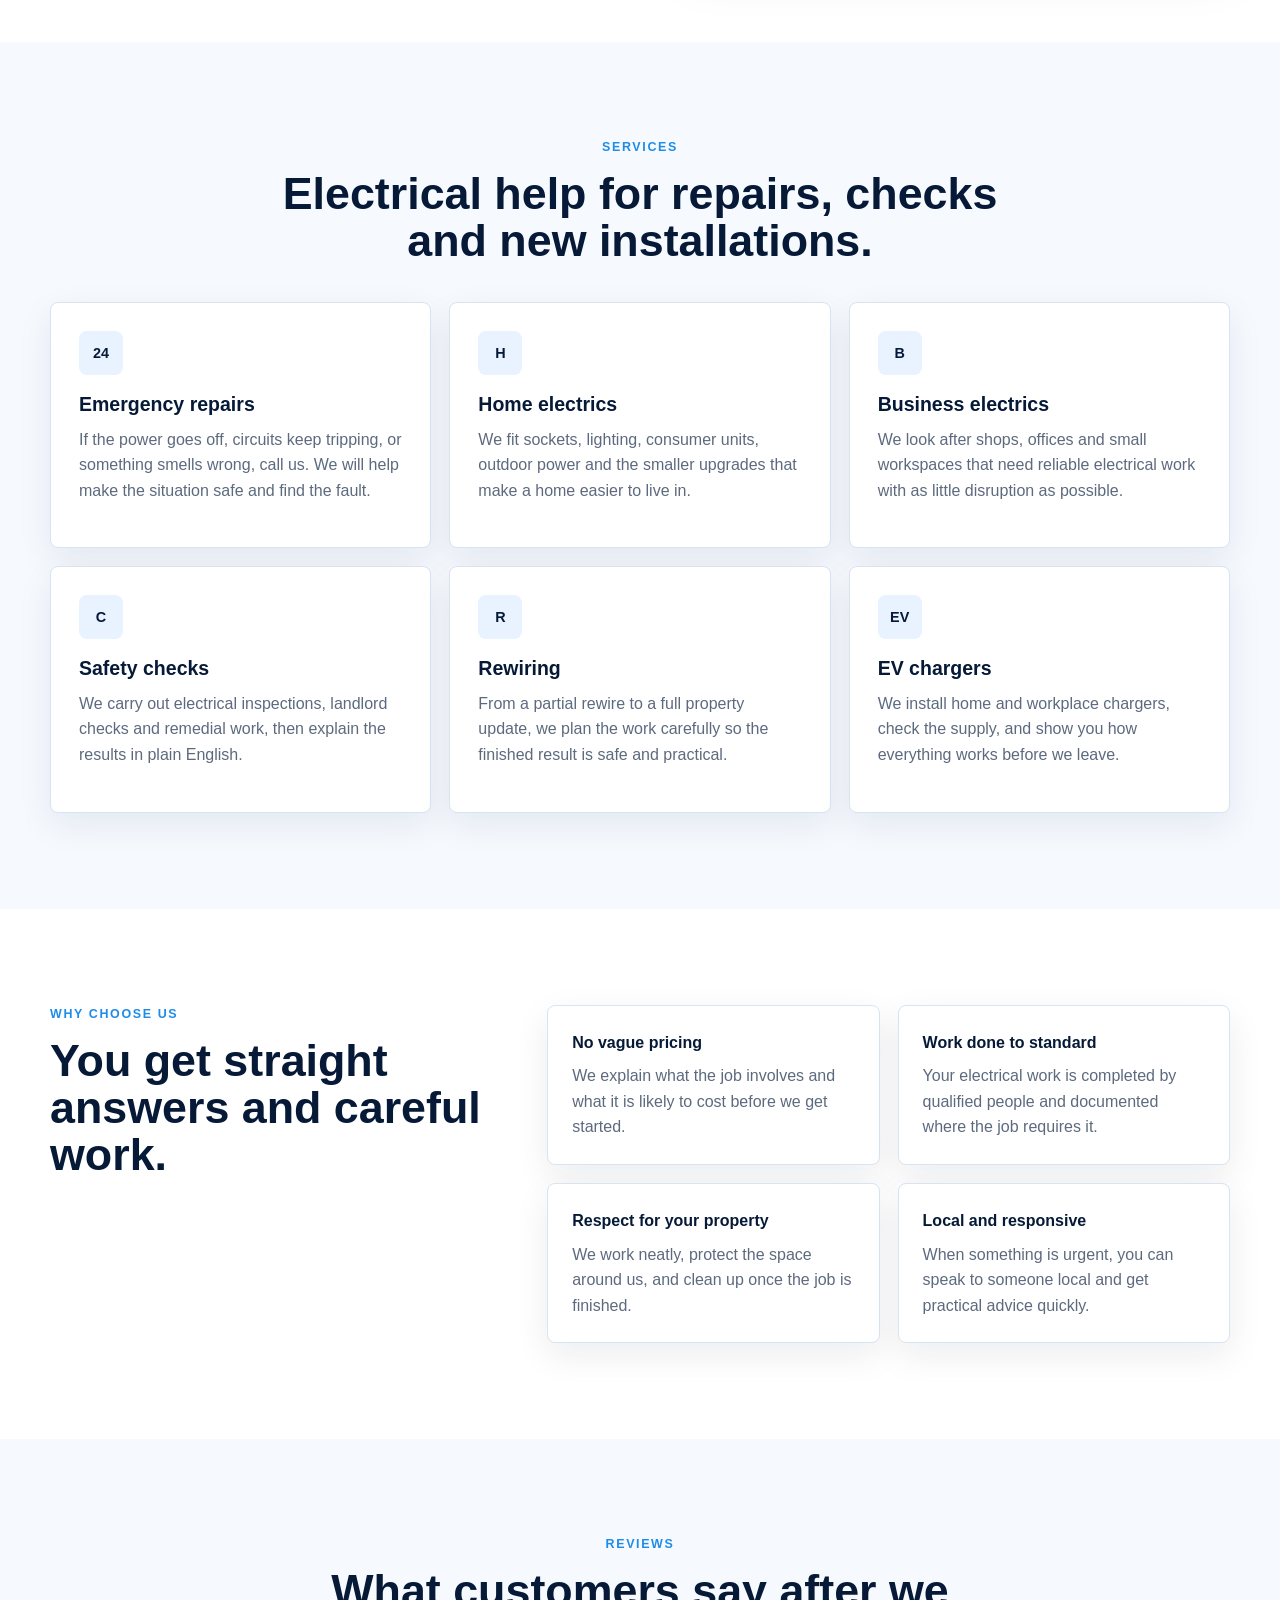
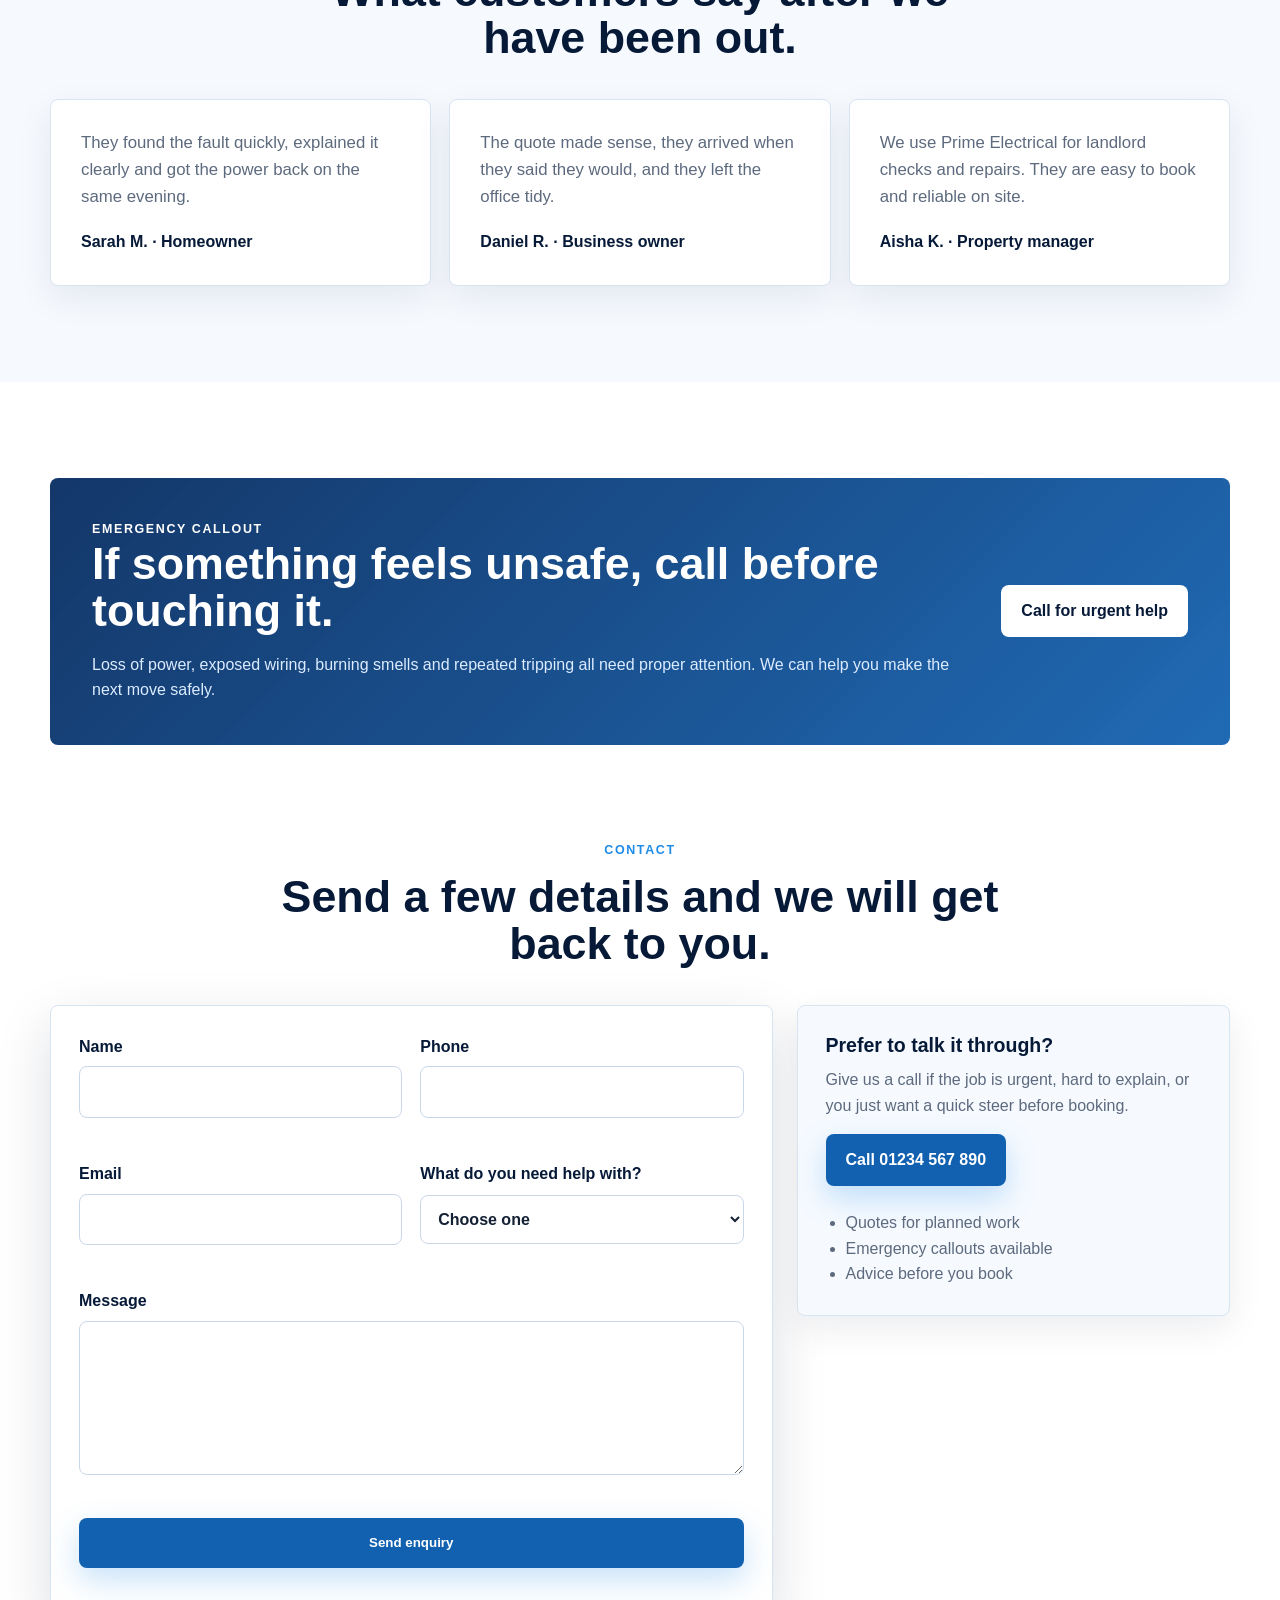
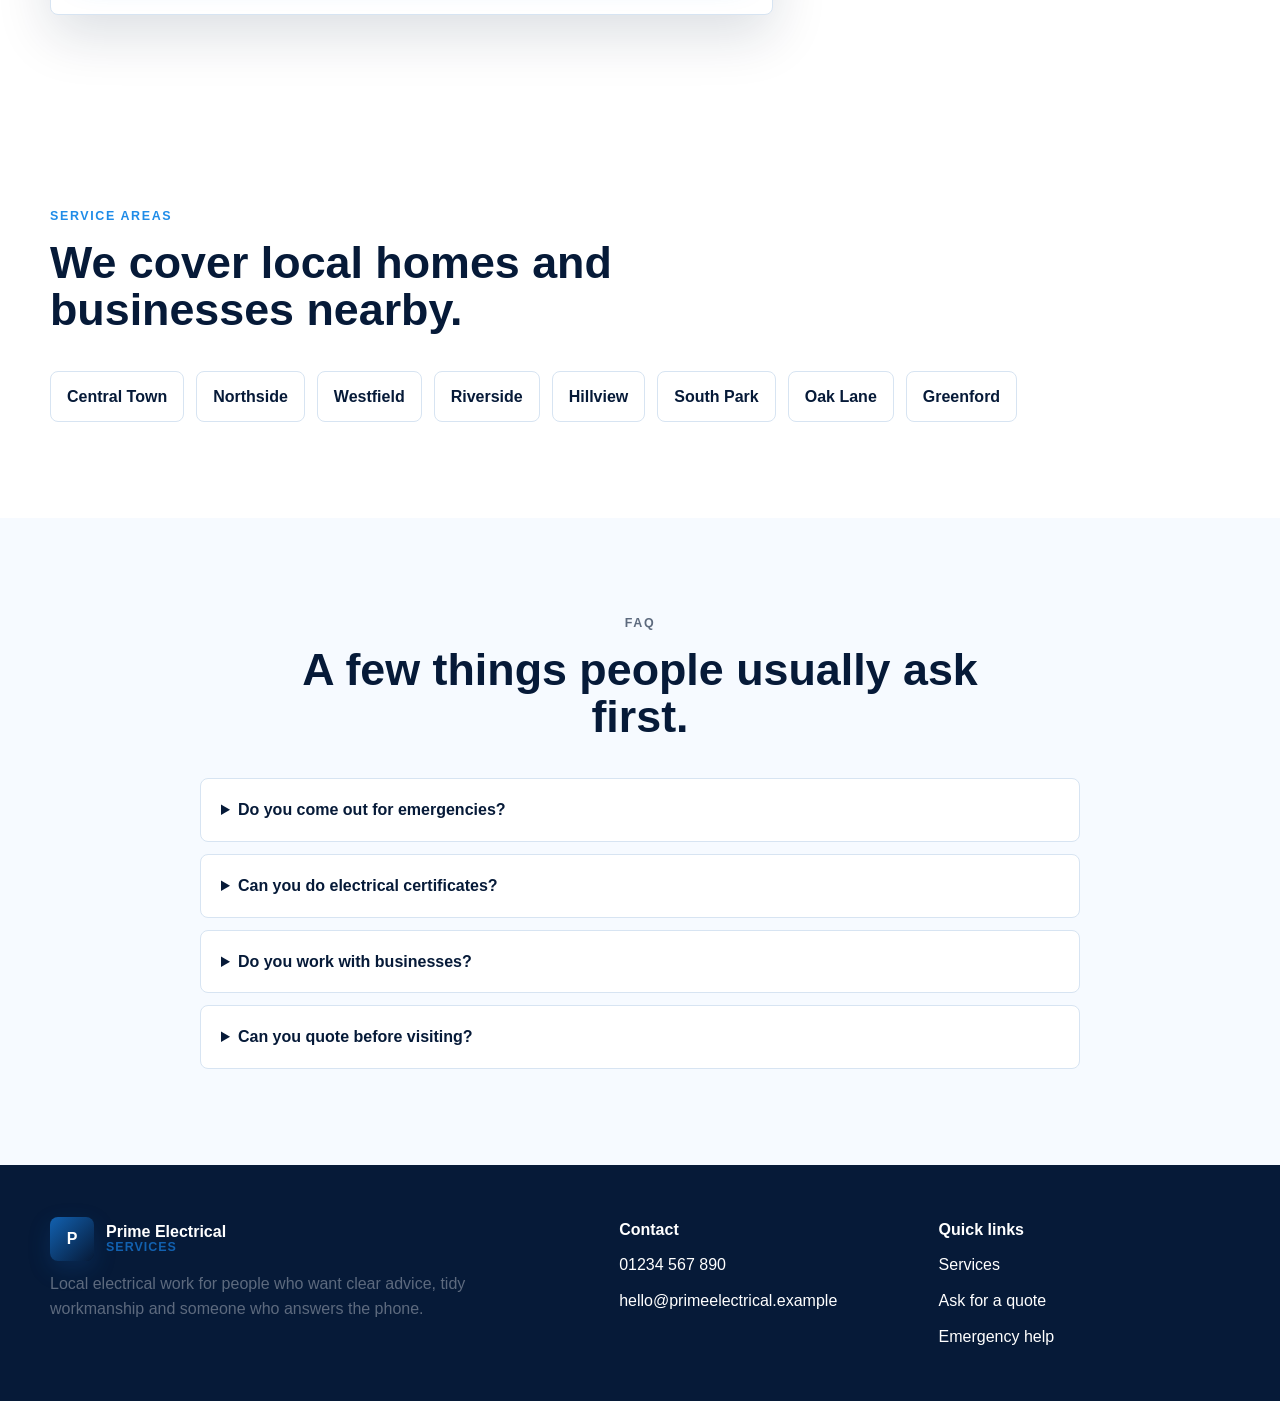
<file: Portfolios/Electrical Business Website/index.html>
<!DOCTYPE html>
<html lang="en">
<head>
  <meta charset="UTF-8">
  <meta name="viewport" content="width=device-width, initial-scale=1.0">
  <meta name="description" content="Prime Electrical Services is a local electrical company helping homeowners, landlords and businesses with repairs, testing, rewiring and installations.">
  <title>Prime Electrical Services | Local Electricians</title>
  <link rel="preconnect" href="https://images.unsplash.com">
  <link rel="stylesheet" href="styles.css">
</head>
<body>
  <header class="site-header" id="top">
    <nav class="nav" aria-label="Primary navigation">
      <a class="brand" href="#top" aria-label="Prime Electrical Services home">
        <span class="brand-mark">P</span>
        <span>
          <strong>Prime Electrical</strong>
          <small>Services</small>
        </span>
      </a>
      <button class="nav-toggle" type="button" aria-label="Open menu" aria-expanded="false">
        <span></span>
        <span></span>
        <span></span>
      </button>
      <div class="nav-links">
        <a href="#services">Services</a>
        <a href="#reviews">Reviews</a>
        <a href="#areas">Areas</a>
        <a href="#faq">FAQ</a>
        <a class="nav-call" href="tel:+441234567890">Call 01234 567 890</a>
      </div>
    </nav>
  </header>

  <main>
    <section class="hero section-reveal">
      <div class="hero-media" role="img" aria-label="Electrician checking a residential electrical panel"></div>
      <div class="hero-overlay"></div>
      <div class="hero-content">
        <p class="eyebrow">Local electricians for everyday jobs and urgent problems</p>
        <h1>Electrical work done properly, without the runaround.</h1>
        <p class="hero-copy">We help homeowners, landlords and small businesses with safe, tidy electrical work. Tell us what is going on and we will give you clear advice on the next step.</p>
        <div class="hero-actions">
          <a class="button primary" href="tel:+441234567890">Call now</a>
          <a class="button secondary" href="#contact">Ask for a quote</a>
        </div>
        <div class="trust-strip" aria-label="Trust badges">
          <span>Emergency callouts</span>
          <span>Fully insured</span>
          <span>Qualified electricians</span>
          <span>Clear pricing</span>
        </div>
      </div>
    </section>

    <section class="quick-contact" aria-label="Fast contact options">
      <a href="tel:+441234567890"><strong>Need help today?</strong> Call us and we will talk you through what to do.</a>
      <a href="#contact"><strong>Planning a job?</strong> Send the details and we will come back with a sensible quote.</a>
      <a href="#services"><strong>Not sure what you need?</strong> See the electrical work we handle most often.</a>
    </section>

    <section class="section about section-reveal" id="about">
      <div class="section-heading">
        <p class="eyebrow">About the company</p>
        <h2>A small electrical team that keeps things simple.</h2>
      </div>
      <div class="about-grid">
        <div>
          <p>Prime Electrical Services works with local homes, rental properties and small commercial spaces. We take on the everyday jobs, the awkward faults and the planned upgrades that need a careful electrician.</p>
          <p>We turn up when agreed, explain what we have found, and keep the work neat. If a job needs a certificate or follow-up work, we will make that clear before anything starts.</p>
        </div>
        <div class="stat-panel" aria-label="Company highlights">
          <div><strong>15+</strong><span>years of combined experience</span></div>
          <div><strong>4.9/5</strong><span>average customer rating</span></div>
          <div><strong>60 min</strong><span>target response for urgent calls</span></div>
        </div>
      </div>
    </section>

    <section class="section services section-reveal" id="services">
      <div class="section-heading center">
        <p class="eyebrow">Services</p>
        <h2>Electrical help for repairs, checks and new installations.</h2>
      </div>
      <div class="card-grid">
        <article class="service-card">
          <span class="icon">24</span>
          <h3>Emergency repairs</h3>
          <p>If the power goes off, circuits keep tripping, or something smells wrong, call us. We will help make the situation safe and find the fault.</p>
        </article>
        <article class="service-card">
          <span class="icon">H</span>
          <h3>Home electrics</h3>
          <p>We fit sockets, lighting, consumer units, outdoor power and the smaller upgrades that make a home easier to live in.</p>
        </article>
        <article class="service-card">
          <span class="icon">B</span>
          <h3>Business electrics</h3>
          <p>We look after shops, offices and small workspaces that need reliable electrical work with as little disruption as possible.</p>
        </article>
        <article class="service-card">
          <span class="icon">C</span>
          <h3>Safety checks</h3>
          <p>We carry out electrical inspections, landlord checks and remedial work, then explain the results in plain English.</p>
        </article>
        <article class="service-card">
          <span class="icon">R</span>
          <h3>Rewiring</h3>
          <p>From a partial rewire to a full property update, we plan the work carefully so the finished result is safe and practical.</p>
        </article>
        <article class="service-card">
          <span class="icon">EV</span>
          <h3>EV chargers</h3>
          <p>We install home and workplace chargers, check the supply, and show you how everything works before we leave.</p>
        </article>
      </div>
    </section>

    <section class="section why section-reveal" id="why">
      <div class="section-heading">
        <p class="eyebrow">Why choose us</p>
        <h2>You get straight answers and careful work.</h2>
      </div>
      <div class="why-grid">
        <div class="why-item"><strong>No vague pricing</strong><span>We explain what the job involves and what it is likely to cost before we get started.</span></div>
        <div class="why-item"><strong>Work done to standard</strong><span>Your electrical work is completed by qualified people and documented where the job requires it.</span></div>
        <div class="why-item"><strong>Respect for your property</strong><span>We work neatly, protect the space around us, and clean up once the job is finished.</span></div>
        <div class="why-item"><strong>Local and responsive</strong><span>When something is urgent, you can speak to someone local and get practical advice quickly.</span></div>
      </div>
    </section>

    <section class="section reviews section-reveal" id="reviews">
      <div class="section-heading center">
        <p class="eyebrow">Reviews</p>
        <h2>What customers say after we have been out.</h2>
      </div>
      <div class="review-grid">
        <figure>
          <blockquote>They found the fault quickly, explained it clearly and got the power back on the same evening.</blockquote>
          <figcaption>Sarah M. · Homeowner</figcaption>
        </figure>
        <figure>
          <blockquote>The quote made sense, they arrived when they said they would, and they left the office tidy.</blockquote>
          <figcaption>Daniel R. · Business owner</figcaption>
        </figure>
        <figure>
          <blockquote>We use Prime Electrical for landlord checks and repairs. They are easy to book and reliable on site.</blockquote>
          <figcaption>Aisha K. · Property manager</figcaption>
        </figure>
      </div>
    </section>

    <section class="emergency section-reveal" id="emergency">
      <div>
        <p class="eyebrow">Emergency callout</p>
        <h2>If something feels unsafe, call before touching it.</h2>
        <p>Loss of power, exposed wiring, burning smells and repeated tripping all need proper attention. We can help you make the next move safely.</p>
      </div>
      <a class="button light" href="tel:+441234567890">Call for urgent help</a>
    </section>

    <section class="section contact section-reveal" id="contact">
      <div class="section-heading center">
        <p class="eyebrow">Contact</p>
        <h2>Send a few details and we will get back to you.</h2>
      </div>
      <div class="contact-grid">
        <form class="contact-form" novalidate>
          <label>
            Name
            <input type="text" name="name" autocomplete="name" required minlength="2">
            <span class="error"></span>
          </label>
          <label>
            Phone
            <input type="tel" name="phone" autocomplete="tel" required pattern="^[0-9+()\\s-]{8,}$">
            <span class="error"></span>
          </label>
          <label>
            Email
            <input type="email" name="email" autocomplete="email" required>
            <span class="error"></span>
          </label>
          <label>
            What do you need help with?
            <select name="service" required>
              <option value="">Choose one</option>
              <option>Urgent electrical fault</option>
              <option>Inspection or certificate</option>
              <option>New fitting or upgrade</option>
              <option>Rewiring</option>
              <option>Commercial electrical work</option>
            </select>
            <span class="error"></span>
          </label>
          <label class="full">
            Message
            <textarea name="message" rows="5" required minlength="10"></textarea>
            <span class="error"></span>
          </label>
          <button class="button primary full" type="submit">Send enquiry</button>
          <p class="form-status" role="status" aria-live="polite"></p>
        </form>
        <aside class="contact-card">
          <h3>Prefer to talk it through?</h3>
          <p>Give us a call if the job is urgent, hard to explain, or you just want a quick steer before booking.</p>
          <a class="button primary" href="tel:+441234567890">Call 01234 567 890</a>
          <ul>
            <li>Quotes for planned work</li>
            <li>Emergency callouts available</li>
            <li>Advice before you book</li>
          </ul>
        </aside>
      </div>
    </section>

    <section class="section areas section-reveal" id="areas">
      <div class="section-heading">
        <p class="eyebrow">Service areas</p>
        <h2>We cover local homes and businesses nearby.</h2>
      </div>
      <div class="area-list" aria-label="Areas served">
        <span>Central Town</span>
        <span>Northside</span>
        <span>Westfield</span>
        <span>Riverside</span>
        <span>Hillview</span>
        <span>South Park</span>
        <span>Oak Lane</span>
        <span>Greenford</span>
      </div>
    </section>

    <section class="section faq section-reveal" id="faq">
      <div class="section-heading center">
        <p class="eyebrow">FAQ</p>
        <h2>A few things people usually ask first.</h2>
      </div>
      <div class="faq-list">
        <details>
          <summary>Do you come out for emergencies?</summary>
          <p>Yes. If there is a fault, loss of power or anything that seems unsafe, call us and we will talk you through the next step.</p>
        </details>
        <details>
          <summary>Can you do electrical certificates?</summary>
          <p>Yes. We handle inspections, landlord checks and minor works certification where it is needed.</p>
        </details>
        <details>
          <summary>Do you work with businesses?</summary>
          <p>Yes. We help small businesses, offices, shops and landlords with repairs, maintenance and planned electrical work.</p>
        </details>
        <details>
          <summary>Can you quote before visiting?</summary>
          <p>Sometimes. For simple jobs we can often give guidance by phone. Larger or unclear jobs usually need a proper look first.</p>
        </details>
      </div>
    </section>
  </main>

  <footer class="footer">
    <div>
      <a class="brand" href="#top">
        <span class="brand-mark">P</span>
        <span><strong>Prime Electrical</strong><small>Services</small></span>
      </a>
      <p>Local electrical work for people who want clear advice, tidy workmanship and someone who answers the phone.</p>
    </div>
    <div>
      <strong>Contact</strong>
      <a href="tel:+441234567890">01234 567 890</a>
      <a href="mailto:hello@primeelectrical.example">hello@primeelectrical.example</a>
    </div>
    <div>
      <strong>Quick links</strong>
      <a href="#services">Services</a>
      <a href="#contact">Ask for a quote</a>
      <a href="#emergency">Emergency help</a>
    </div>
  </footer>

  <script src="script.js"></script>
</body>
</html>
</file>
<file: Portfolios/Electrical Business Website/styles.css>
:root {
  --blue-950: #061a38;
  --blue-850: #0a2f63;
  --blue-700: #1261b0;
  --blue-500: #1f8ce8;
  --blue-100: #e8f3ff;
  --ink: #142033;
  --muted: #5d6a7e;
  --line: #d7e4f2;
  --white: #ffffff;
  --green: #157347;
  --shadow: 0 20px 55px rgba(6, 26, 56, 0.14);
}

* {
  box-sizing: border-box;
}

html {
  scroll-behavior: smooth;
}

body {
  margin: 0;
  color: var(--ink);
  font-family: Arial, Helvetica, sans-serif;
  line-height: 1.6;
  background: var(--white);
}

a {
  color: inherit;
  text-decoration: none;
}

.site-header {
  position: sticky;
  top: 0;
  z-index: 30;
  background: rgba(255, 255, 255, 0.95);
  border-bottom: 1px solid var(--line);
  backdrop-filter: blur(16px);
}

.nav {
  width: min(1180px, calc(100% - 32px));
  min-height: 74px;
  margin: 0 auto;
  display: flex;
  align-items: center;
  justify-content: space-between;
  gap: 24px;
}

.brand {
  display: inline-flex;
  align-items: center;
  gap: 12px;
  font-weight: 800;
  color: var(--blue-950);
}

.brand small,
.brand strong {
  display: block;
  line-height: 1.05;
}

.brand small {
  color: var(--blue-700);
  font-size: 0.78rem;
  letter-spacing: 0.08em;
  text-transform: uppercase;
}

.brand-mark,
.icon {
  border-radius: 8px;
  display: grid;
  place-items: center;
  font-weight: 900;
}

.brand-mark {
  width: 44px;
  height: 44px;
  color: var(--white);
  background: linear-gradient(135deg, var(--blue-700), var(--blue-950));
  box-shadow: 0 8px 22px rgba(18, 97, 176, 0.22);
}

.nav-links {
  display: flex;
  align-items: center;
  gap: 24px;
  font-weight: 700;
  color: #29384d;
}

.nav-links a:not(.nav-call):hover {
  color: var(--blue-700);
}

.nav-call {
  padding: 11px 16px;
  border-radius: 8px;
  color: var(--white);
  background: var(--blue-700);
}

.nav-toggle {
  display: none;
  width: 44px;
  height: 44px;
  padding: 10px;
  border: 1px solid var(--line);
  border-radius: 8px;
  background: var(--white);
}

.nav-toggle span {
  display: block;
  height: 2px;
  margin: 5px 0;
  background: var(--blue-950);
}

.hero {
  position: relative;
  min-height: 720px;
  display: grid;
  align-items: center;
  overflow: hidden;
  color: var(--white);
}

.hero-media {
  position: absolute;
  inset: 0;
  background:
    linear-gradient(90deg, rgba(6, 26, 56, 0.92), rgba(6, 26, 56, 0.68) 43%, rgba(6, 26, 56, 0.18)),
    url("https://images.unsplash.com/photo-1621905252507-b35492cc74b4?auto=format&fit=crop&w=1800&q=72") center / cover;
  transform: scale(1.02);
}

.hero-overlay {
  position: absolute;
  inset: auto 0 0 0;
  height: 34%;
  background: linear-gradient(0deg, rgba(6, 26, 56, 0.72), transparent);
}

.hero-content {
  position: relative;
  width: min(1180px, calc(100% - 32px));
  margin: 0 auto;
  padding: 96px 0 118px;
}

.eyebrow {
  margin: 0 0 12px;
  color: var(--blue-500);
  font-size: 0.78rem;
  font-weight: 900;
  letter-spacing: 0.13em;
  text-transform: uppercase;
}

.hero .eyebrow {
  color: #9fd1ff;
}

h1,
h2,
h3,
p {
  margin-top: 0;
}

h1 {
  max-width: 760px;
  margin-bottom: 22px;
  font-size: clamp(2.45rem, 5.4vw, 5.25rem);
  line-height: 0.98;
}

h2 {
  margin-bottom: 18px;
  color: var(--blue-950);
  font-size: clamp(2rem, 3.5vw, 3.2rem);
  line-height: 1.05;
}

h3 {
  margin-bottom: 10px;
  color: var(--blue-950);
  font-size: 1.22rem;
  line-height: 1.2;
}

.hero-copy {
  max-width: 650px;
  color: #e4effb;
  font-size: 1.18rem;
}

.hero-actions,
.trust-strip {
  display: flex;
  flex-wrap: wrap;
  gap: 12px;
  align-items: center;
}

.hero-actions {
  margin: 32px 0 42px;
}

.button {
  min-height: 50px;
  display: inline-flex;
  align-items: center;
  justify-content: center;
  padding: 13px 20px;
  border: 0;
  border-radius: 8px;
  font-weight: 900;
  cursor: pointer;
  transition: transform 180ms ease, box-shadow 180ms ease, background 180ms ease;
}

.button:hover {
  transform: translateY(-2px);
}

.button.primary {
  color: var(--white);
  background: var(--blue-700);
  box-shadow: 0 12px 30px rgba(31, 140, 232, 0.25);
}

.button.primary:hover {
  background: var(--blue-850);
}

.button.secondary,
.button.light {
  color: var(--blue-950);
  background: var(--white);
}

.button.light {
  white-space: nowrap;
}

.trust-strip span {
  min-height: 38px;
  display: inline-flex;
  align-items: center;
  padding: 8px 12px;
  border: 1px solid rgba(255, 255, 255, 0.28);
  border-radius: 8px;
  background: rgba(255, 255, 255, 0.1);
  font-weight: 800;
}

.quick-contact {
  display: grid;
  grid-template-columns: repeat(3, 1fr);
  border-bottom: 1px solid var(--line);
  background: var(--white);
}

.quick-contact a {
  min-height: 98px;
  padding: 24px;
  border-right: 1px solid var(--line);
  color: var(--muted);
}

.quick-contact strong {
  display: block;
  color: var(--blue-950);
}

.section {
  width: min(1180px, calc(100% - 32px));
  margin: 0 auto;
  padding: 96px 0;
}

.section-heading {
  max-width: 720px;
  margin-bottom: 38px;
}

.section-heading.center {
  margin-right: auto;
  margin-left: auto;
  text-align: center;
}

.about-grid {
  display: grid;
  grid-template-columns: 1.05fr 0.95fr;
  gap: 42px;
  align-items: start;
}

.about-grid p {
  color: var(--muted);
  font-size: 1.05rem;
}

.stat-panel {
  display: grid;
  gap: 1px;
  overflow: hidden;
  border: 1px solid var(--line);
  border-radius: 8px;
  background: var(--line);
  box-shadow: var(--shadow);
}

.stat-panel div {
  padding: 28px;
  background: var(--white);
}

.stat-panel strong {
  display: block;
  color: var(--blue-700);
  font-size: 2.2rem;
  line-height: 1;
}

.stat-panel span {
  color: var(--muted);
  font-weight: 700;
}

.services,
.reviews,
.faq {
  width: 100%;
  padding-right: max(16px, calc((100% - 1180px) / 2));
  padding-left: max(16px, calc((100% - 1180px) / 2));
  background: #f6faff;
}

.card-grid,
.review-grid,
.why-grid {
  display: grid;
  grid-template-columns: repeat(3, 1fr);
  gap: 18px;
}

.service-card,
figure,
.why-item,
.contact-card {
  border: 1px solid var(--line);
  border-radius: 8px;
  background: var(--white);
  box-shadow: 0 12px 35px rgba(6, 26, 56, 0.08);
}

.service-card {
  padding: 28px;
}

.service-card p,
.why-item span,
figure blockquote,
.contact-card p,
.footer p,
.faq p {
  color: var(--muted);
}

.icon {
  width: 44px;
  height: 44px;
  margin-bottom: 18px;
  color: var(--blue-950);
  background: var(--blue-100);
  font-size: 0.9rem;
}

.why {
  display: grid;
  grid-template-columns: 0.8fr 1.2fr;
  gap: 42px;
  align-items: start;
}

.why-grid {
  grid-template-columns: repeat(2, 1fr);
}

.why-item {
  padding: 24px;
}

.why-item strong {
  display: block;
  margin-bottom: 8px;
  color: var(--blue-950);
}

figure {
  margin: 0;
  padding: 30px;
}

figure blockquote {
  margin: 0 0 18px;
  font-size: 1.05rem;
}

figcaption {
  color: var(--blue-950);
  font-weight: 900;
}

.emergency {
  width: min(1180px, calc(100% - 32px));
  margin: 96px auto 0;
  display: flex;
  gap: 24px;
  align-items: center;
  justify-content: space-between;
  padding: 42px;
  border-radius: 8px;
  color: var(--white);
  background:
    linear-gradient(135deg, rgba(10, 47, 99, 0.96), rgba(18, 97, 176, 0.94)),
    url("https://images.unsplash.com/photo-1558618666-fcd25c85cd64?auto=format&fit=crop&w=1500&q=70") center / cover;
}

.emergency h2,
.emergency .eyebrow {
  color: var(--white);
}

.emergency p {
  margin-bottom: 0;
  color: #dcecff;
}

.contact-grid {
  display: grid;
  grid-template-columns: 1.25fr 0.75fr;
  gap: 24px;
  align-items: start;
}

.contact-form {
  display: grid;
  grid-template-columns: repeat(2, 1fr);
  gap: 18px;
  padding: 28px;
  border: 1px solid var(--line);
  border-radius: 8px;
  background: var(--white);
  box-shadow: var(--shadow);
}

label {
  display: grid;
  gap: 7px;
  color: var(--blue-950);
  font-weight: 900;
}

.full {
  grid-column: 1 / -1;
}

input,
select,
textarea {
  width: 100%;
  min-height: 48px;
  padding: 12px 13px;
  border: 1px solid #c9d8e8;
  border-radius: 8px;
  color: var(--ink);
  font: inherit;
  background: var(--white);
}

textarea {
  resize: vertical;
}

input:focus,
select:focus,
textarea:focus {
  border-color: var(--blue-500);
  outline: 3px solid rgba(31, 140, 232, 0.15);
}

.error {
  min-height: 18px;
  color: #b42318;
  font-size: 0.82rem;
  font-weight: 700;
}

.form-status {
  margin: 0;
  color: var(--green);
  font-weight: 900;
}

.contact-card {
  padding: 28px;
  background: #f6faff;
}

.contact-card ul {
  margin: 24px 0 0;
  padding-left: 20px;
  color: var(--muted);
}

.area-list {
  display: flex;
  flex-wrap: wrap;
  gap: 12px;
}

.area-list span {
  padding: 12px 16px;
  border: 1px solid var(--line);
  border-radius: 8px;
  color: var(--blue-950);
  background: var(--white);
  font-weight: 800;
}

.faq-list {
  max-width: 880px;
  margin: 0 auto;
  display: grid;
  gap: 12px;
}

details {
  border: 1px solid var(--line);
  border-radius: 8px;
  background: var(--white);
}

summary {
  padding: 18px 20px;
  color: var(--blue-950);
  font-weight: 900;
  cursor: pointer;
}

details p {
  margin: 0;
  padding: 0 20px 20px;
}

.footer {
  display: grid;
  grid-template-columns: 1.3fr 0.7fr 0.7fr;
  gap: 28px;
  padding: 52px max(16px, calc((100% - 1180px) / 2));
  color: #dcecff;
  background: var(--blue-950);
}

.footer .brand,
.footer strong,
.footer a {
  color: var(--white);
}

.footer > div {
  display: grid;
  gap: 10px;
  align-content: start;
}

.footer p {
  max-width: 430px;
}

.section-reveal {
  opacity: 0;
  transform: translateY(26px);
  transition: opacity 650ms ease, transform 650ms ease;
}

.section-reveal.visible {
  opacity: 1;
  transform: translateY(0);
}

@media (prefers-reduced-motion: reduce) {
  html {
    scroll-behavior: auto;
  }

  .section-reveal {
    opacity: 1;
    transform: none;
    transition: none;
  }
}

@media (max-width: 900px) {
  .nav-toggle {
    display: block;
  }

  .nav-links {
    position: absolute;
    top: 74px;
    right: 16px;
    left: 16px;
    display: none;
    flex-direction: column;
    align-items: stretch;
    gap: 0;
    padding: 12px;
    border: 1px solid var(--line);
    border-radius: 8px;
    background: var(--white);
    box-shadow: var(--shadow);
  }

  .nav-links.open {
    display: flex;
  }

  .nav-links a {
    padding: 12px;
  }

  .nav-call {
    text-align: center;
  }

  .hero {
    min-height: 680px;
  }

  .quick-contact,
  .about-grid,
  .why,
  .contact-grid,
  .footer {
    grid-template-columns: 1fr;
  }

  .quick-contact a {
    border-right: 0;
    border-bottom: 1px solid var(--line);
  }

  .card-grid,
  .review-grid,
  .why-grid {
    grid-template-columns: repeat(2, 1fr);
  }

  .emergency {
    align-items: flex-start;
    flex-direction: column;
  }
}

@media (max-width: 640px) {
  .nav {
    width: min(100% - 24px, 1180px);
  }

  .brand strong {
    font-size: 0.96rem;
  }

  .hero {
    min-height: 720px;
  }

  .hero-media {
    background:
      linear-gradient(180deg, rgba(6, 26, 56, 0.9), rgba(6, 26, 56, 0.78)),
      url("https://images.unsplash.com/photo-1621905252507-b35492cc74b4?auto=format&fit=crop&w=1000&q=70") center / cover;
  }

  .hero-content {
    width: min(100% - 24px, 1180px);
    padding: 72px 0 90px;
  }

  h1 {
    font-size: clamp(2.35rem, 13vw, 3.35rem);
  }

  h2 {
    font-size: clamp(1.85rem, 9vw, 2.55rem);
  }

  .button,
  .hero-actions a,
  .button.light {
    width: 100%;
  }

  .trust-strip span {
    width: 100%;
  }

  .section {
    width: min(100% - 24px, 1180px);
    padding: 72px 0;
  }

  .services,
  .reviews,
  .faq {
    width: 100%;
    padding-right: 12px;
    padding-left: 12px;
  }

  .card-grid,
  .review-grid,
  .why-grid,
  .contact-form {
    grid-template-columns: 1fr;
  }

  .emergency {
    width: min(100% - 24px, 1180px);
    margin-top: 72px;
    padding: 30px 22px;
  }

  .contact-form,
  .contact-card {
    padding: 22px;
  }

  .footer {
    padding-right: 20px;
    padding-left: 20px;
  }
}
</file>
